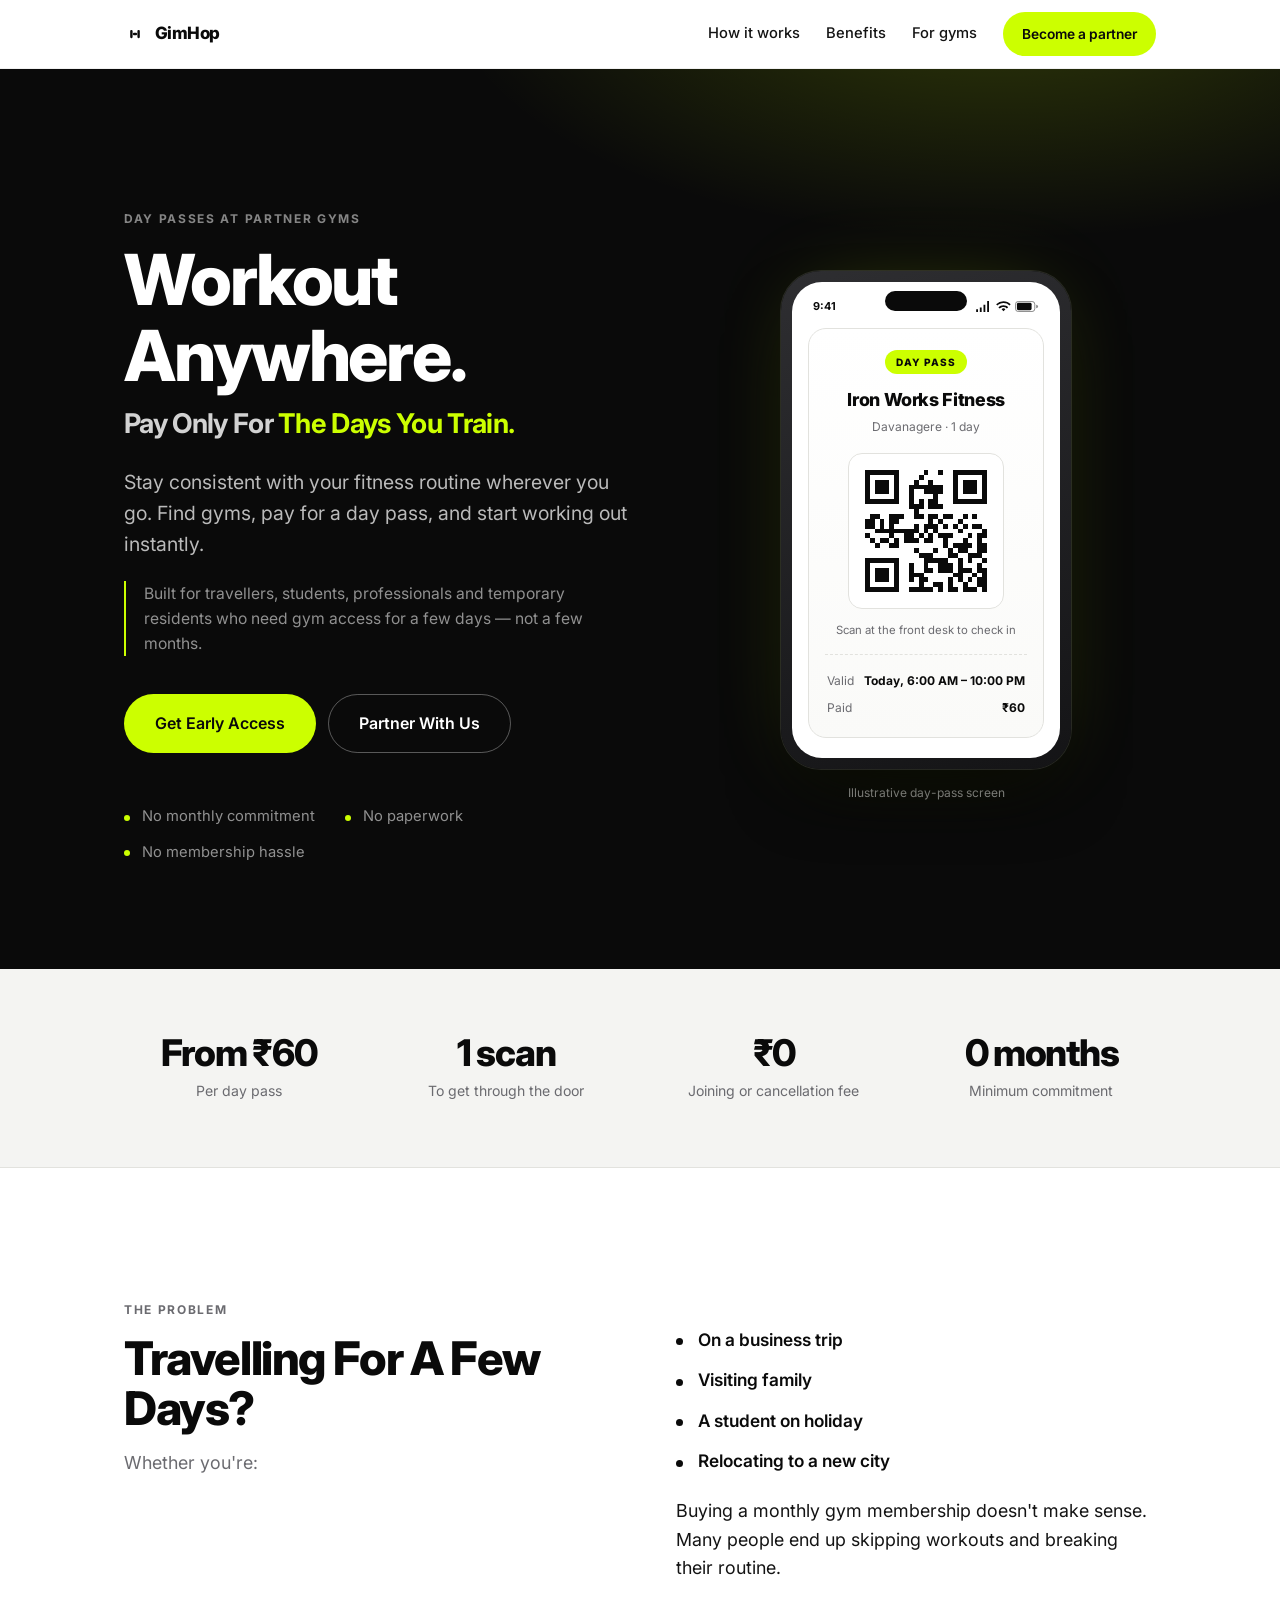
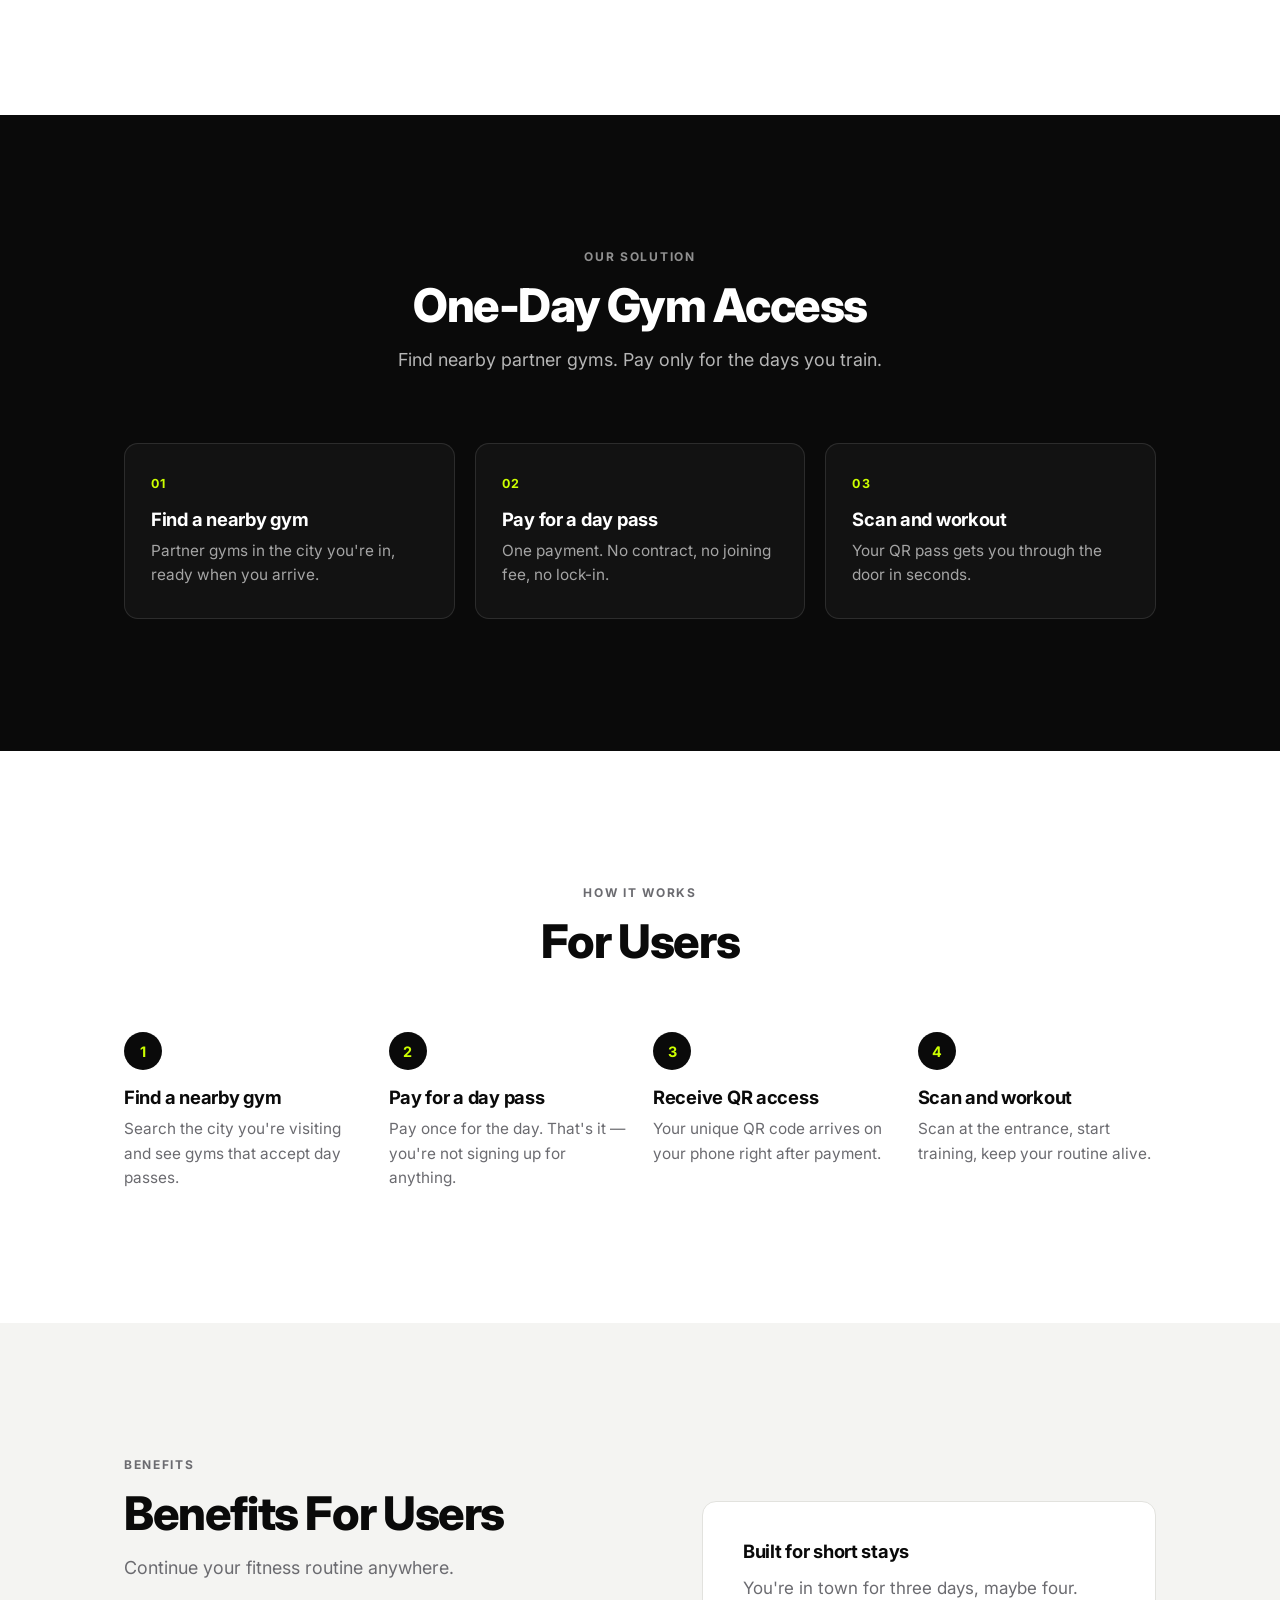
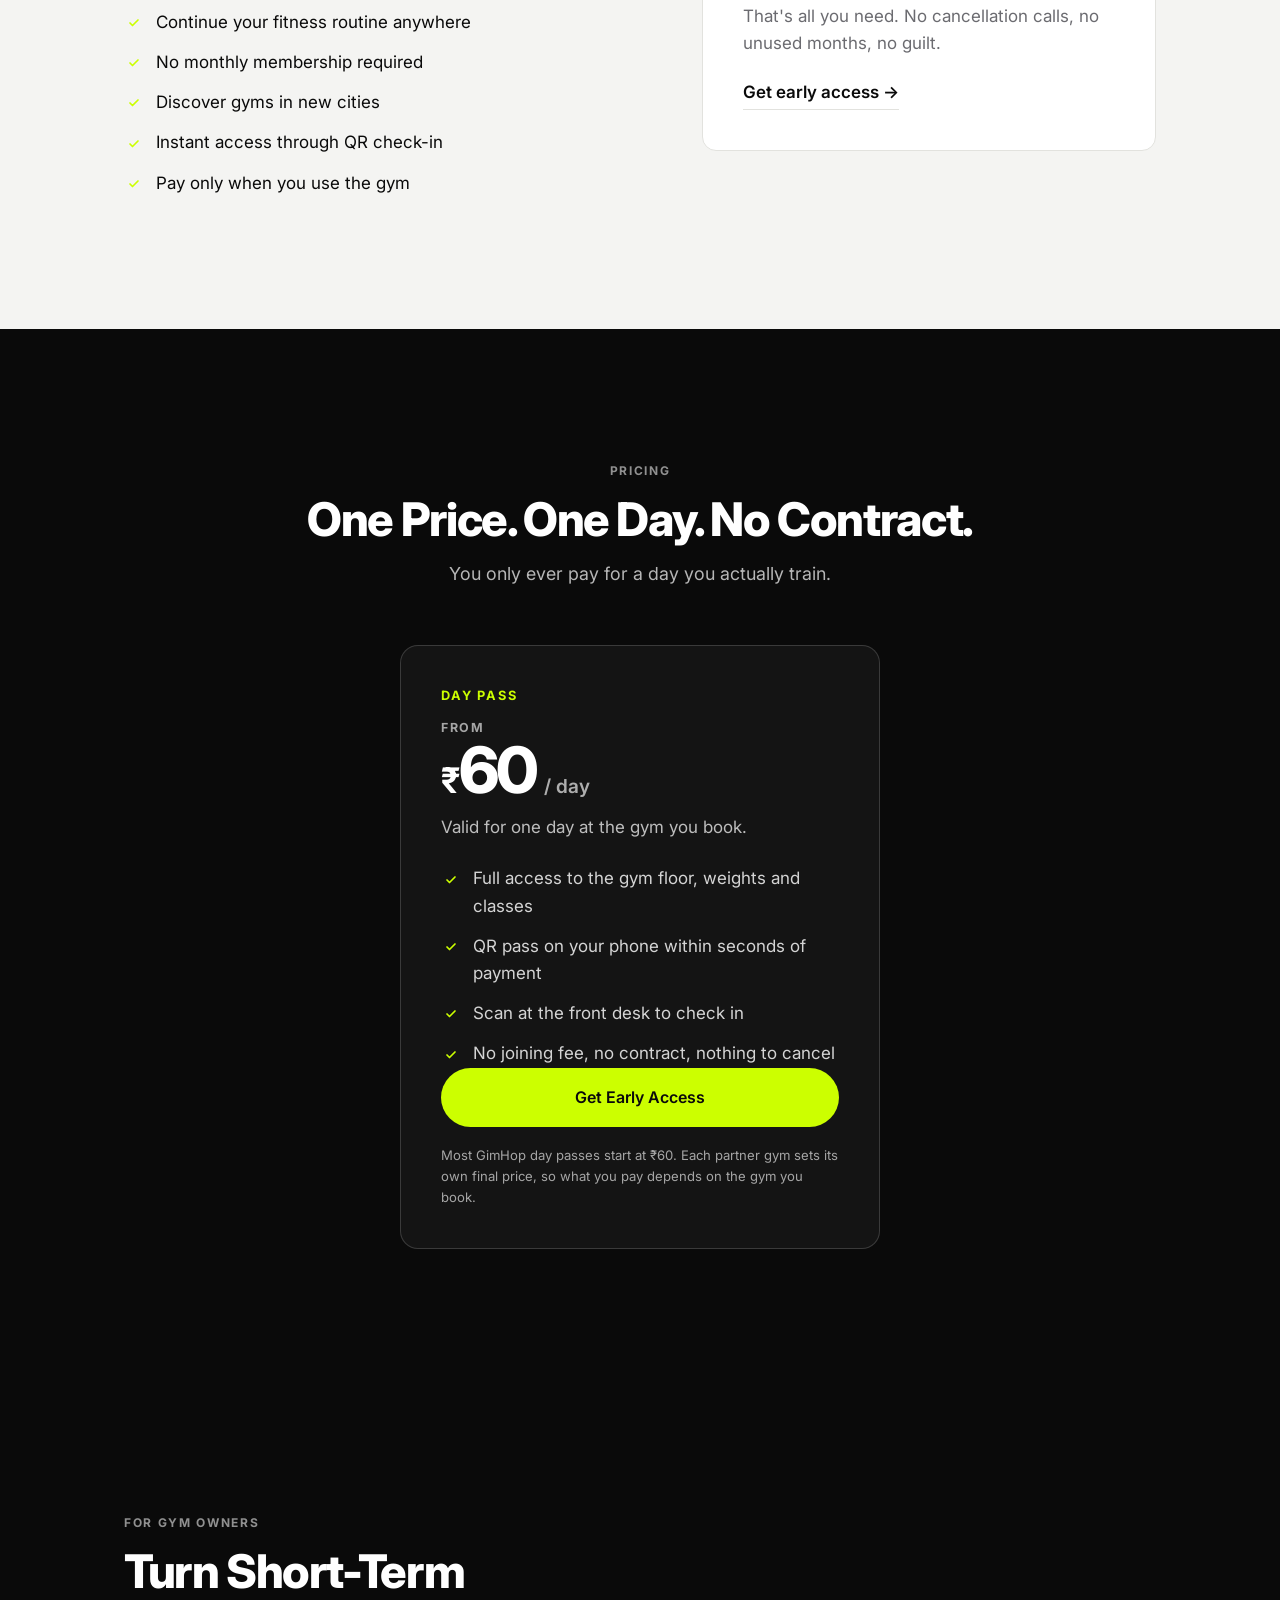
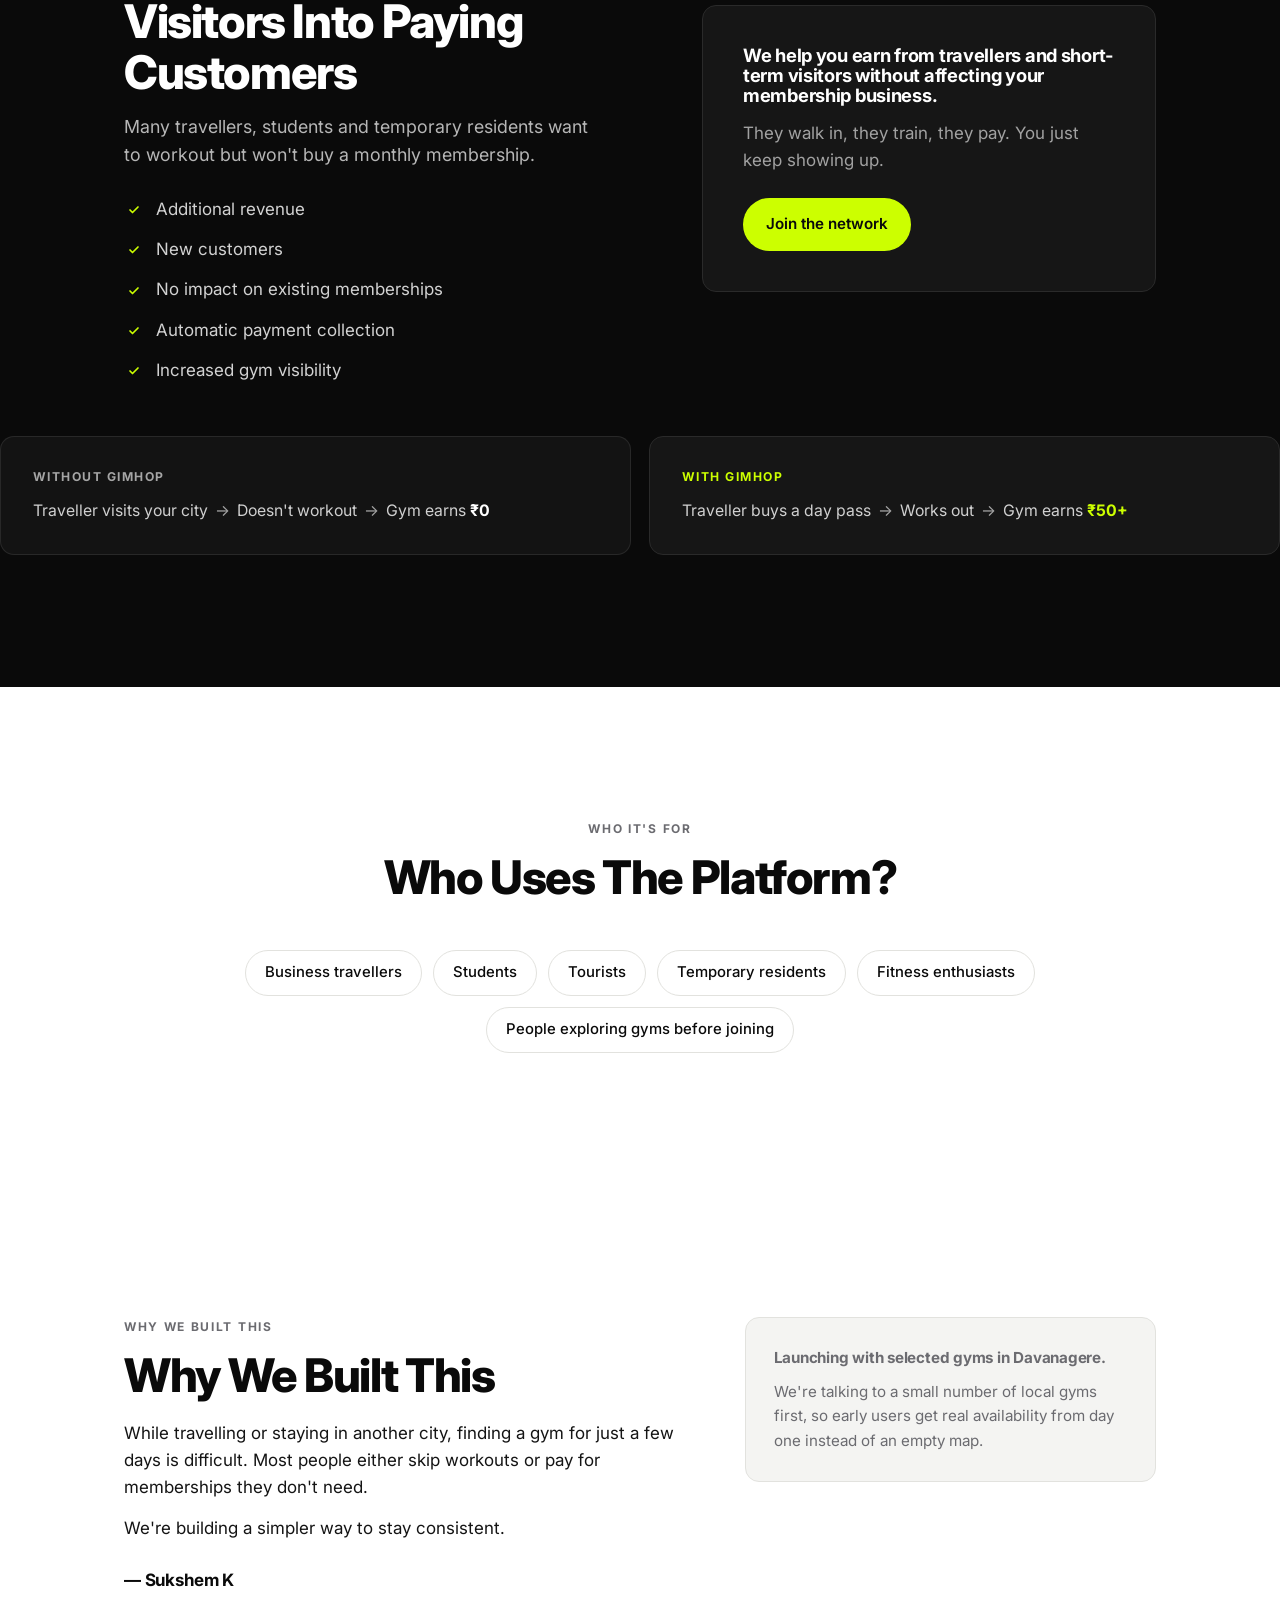
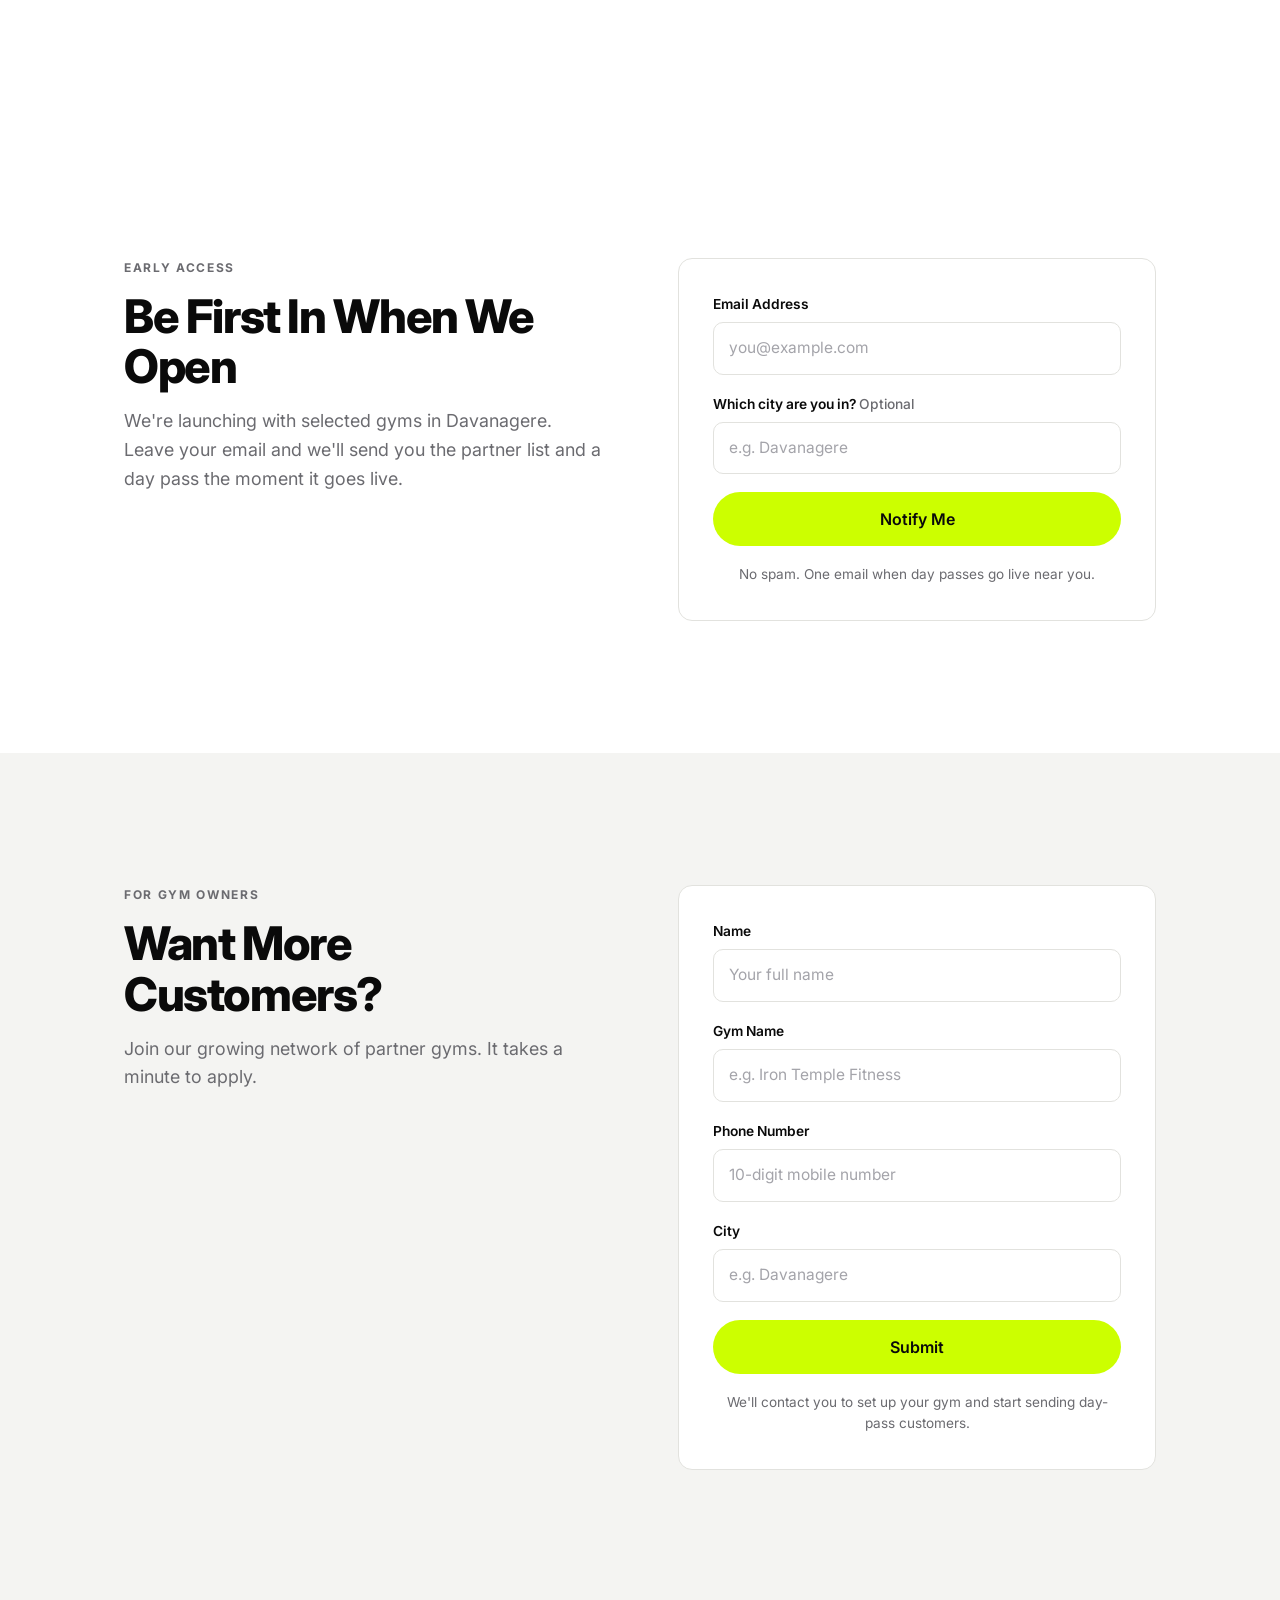
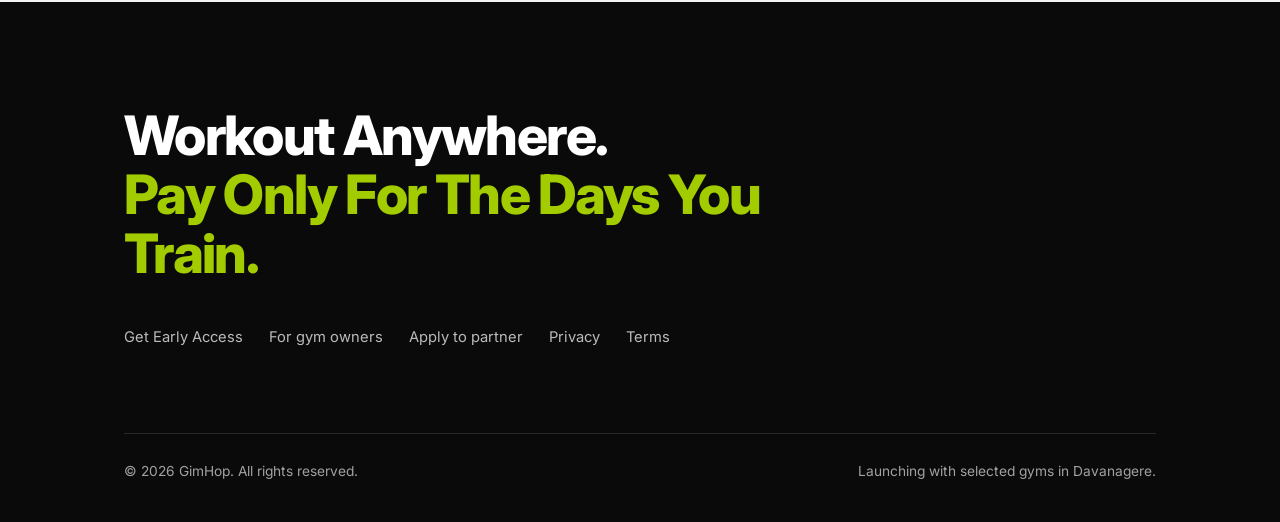
<file: index.html>
<!DOCTYPE html>
<html lang="en">
<head>
<meta charset="UTF-8">
<meta name="viewport" content="width=device-width, initial-scale=1">
<title>GimHop — Workout Anywhere. Pay Only For The Days You Train.</title>
<meta name="description" content="Find gyms near you, pay for a day pass and start working out instantly. No monthly membership, no paperwork.">
<link rel="canonical" href="https://brandsipdvg-glitch.github.io/gimhop/">

<meta property="og:type" content="website">
<meta property="og:site_name" content="GimHop">
<meta property="og:url" content="https://brandsipdvg-glitch.github.io/gimhop/">
<meta property="og:title" content="GimHop — Workout Anywhere. Pay Only For The Days You Train.">
<meta property="og:description" content="Gym day passes for travellers, students and temporary residents. Pay for the day you train, scan a QR code and get straight in.">
<meta property="og:image" content="https://brandsipdvg-glitch.github.io/gimhop/gimhop.png">
<meta property="og:image:width" content="1200">
<meta property="og:image:height" content="630">
<meta property="og:locale" content="en_IN">
<meta name="twitter:card" content="summary_large_image">
<meta name="twitter:title" content="GimHop — Workout Anywhere. Pay Only For The Days You Train.">
<meta name="twitter:description" content="Gym day passes for travellers, students and temporary residents. Pay for the day you train and get straight in.">
<meta name="twitter:image" content="https://brandsipdvg-glitch.github.io/gimhop/gimhop.png">
<meta name="theme-color" content="#0a0a0a">

<link rel="icon" href="gimhop.png" type="image/png">
<link rel="apple-touch-icon" href="https://brandsipdvg-glitch.github.io/gimhop/gimhop.png">
<link rel="preconnect" href="https://fonts.googleapis.com">
<link rel="preconnect" href="https://fonts.gstatic.com" crossorigin>
<link rel="stylesheet" href="https://fonts.googleapis.com/css2?family=Inter:wght@400;500;600;700;800&display=swap" rel="stylesheet">
<script>document.documentElement.className += " js";</script>
<link rel="stylesheet" href="styles.css">

<script type="application/ld+json">
{
  "@context": "https://schema.org",
  "@graph": [
    {
      "@type": "Organization",
      "@id": "https://brandsipdvg-glitch.github.io/gimhop/#org",
      "name": "GimHop",
      "url": "https://brandsipdvg-glitch.github.io/gimhop/",
      "logo": "https://brandsipdvg-glitch.github.io/gimhop/gimhop.png",
      "description": "Gym day passes for travellers, students and temporary residents.",
      "areaServed": { "@type": "City", "name": "Davanagere" },
      "founder": { "@type": "Person", "name": "Sukshem K" }
    },
    {
      "@type": "WebSite",
      "@id": "https://brandsipdvg-glitch.github.io/gimhop/#website",
      "url": "https://brandsipdvg-glitch.github.io/gimhop/",
      "name": "GimHop",
      "publisher": { "@id": "https://brandsipdvg-glitch.github.io/gimhop/#org" },
      "inLanguage": "en-IN"
    },
    {
      "@type": "Service",
      "name": "Gym Day Pass",
      "provider": { "@id": "https://brandsipdvg-glitch.github.io/gimhop/#org" },
      "serviceType": "Single-day gym access",
      "areaServed": { "@type": "City", "name": "Davanagere" },
      "audience": {
        "@type": "Audience",
        "audienceType": "Business travellers, students, tourists and temporary residents"
      }
    }
  ]
}
</script>
</head>
<body>

<a class="skip-link" href="#main">Skip to content</a>

<header class="site-header">
  <div class="container header-inner">
    <a class="logo" href="#top">
      <span class="logo-mark" aria-hidden="true">
        <svg viewBox="0 0 32 32" width="22" height="22"><rect x="9" y="10" width="3.5" height="12" rx="1.5" fill="currentColor"/><rect x="19.5" y="10" width="3.5" height="12" rx="1.5" fill="currentColor"/><rect x="13" y="14.2" width="6" height="3.6" rx="1.5" fill="currentColor"/></svg>
      </span>
      <span class="logo-text">GimHop</span>
    </a>

    <nav class="nav" id="nav" aria-label="Main">
      <a href="#how">How it works</a>
      <a href="#benefits">Benefits</a>
      <a href="for-gyms.html">For gyms</a>
      <a class="btn btn-small btn-primary" href="for-gyms.html#apply">Become a partner</a>
    </nav>

    <button class="nav-toggle" id="nav-toggle" aria-expanded="false" aria-controls="nav" aria-label="Toggle menu">
      <span></span><span></span><span></span>
    </button>
  </div>
</header>

<main id="main">

  <section class="hero" id="top">
    <div class="container hero-inner">
      <div class="hero-copy">
        <p class="eyebrow">Day passes at partner gyms</p>
        <h1 class="hero-title">Workout Anywhere.</h1>
        <p class="hero-tagline">
          Pay Only For <span class="accent">The Days You Train.</span>
        </p>
        <p class="hero-sub">
          Stay consistent with your fitness routine wherever you go.
          Find gyms, pay for a day pass, and start working out instantly.
        </p>
        <p class="hero-audience">
          Built for travellers, students, professionals and temporary residents
          who need gym access for a few days &mdash; not a few months.
        </p>
        <div class="hero-actions">
          <a class="btn btn-primary btn-lg" href="#waitlist">Get Early Access</a>
          <a class="btn btn-ghost btn-lg" href="for-gyms.html">Partner With Us</a>
        </div>
        <ul class="hero-points">
          <li>No monthly commitment</li>
          <li>No paperwork</li>
          <li>No membership hassle</li>
        </ul>
      </div>

      <figure class="hero-visual reveal">
        <div class="phone">
          <div class="phone-notch" aria-hidden="true"></div>
          <div class="phone-screen">
            <div class="phone-status" aria-hidden="true">
              <span>9:41</span>
              <span class="phone-status-icons">
                <svg viewBox="0 0 18 12" width="17" height="11" aria-hidden="true"><path fill="currentColor" d="M1 9h2v3H1zm4-2h2v5H5zm4-3h2v8H9zm4-4h2v12h-2z"/></svg>
                <svg viewBox="0 0 16 12" width="15" height="11" aria-hidden="true"><path fill="currentColor" d="M8 11.2 5.9 9a3 3 0 0 1 4.2 0zM8 6.6c-1.6 0-3.1.6-4.2 1.7L2.4 6.9A7.5 7.5 0 0 1 8 4.6c2 0 3.8.8 5.1 2.1l-1.4 1.4A5.6 5.6 0 0 0 8 6.6zM8 2.2c-2.6 0-5 1-6.8 2.7L0 3.5A11.2 11.2 0 0 1 8 .2c3 0 5.7 1.2 7.8 3.3l-1.2 1.4A9.2 9.2 0 0 0 8 2.2z"/></svg>
                <svg viewBox="0 0 26 12" width="24" height="11" aria-hidden="true"><rect x=".5" y=".5" width="21" height="11" rx="3" fill="none" stroke="currentColor" opacity=".5"/><rect x="2" y="2" width="16" height="8" rx="1.6" fill="currentColor"/><path d="M23 4v4a2 2 0 0 0 0-4z" fill="currentColor" opacity=".5"/></svg>
              </span>
            </div>

            <div class="pass">
              <span class="pass-eyebrow">Day pass</span>
              <p class="pass-gym">Iron Works Fitness</p>
              <p class="pass-meta">Davanagere &middot; 1 day</p>

              <div class="pass-qr"><svg viewBox="0 0 27 27" shape-rendering="crispEdges" aria-hidden="true"><path fill="currentColor" d="M1 1h1v1h-1zM2 1h1v1h-1zM3 1h1v1h-1zM4 1h1v1h-1zM5 1h1v1h-1zM6 1h1v1h-1zM7 1h1v1h-1zM13 1h1v1h-1zM16 1h1v1h-1zM19 1h1v1h-1zM20 1h1v1h-1zM21 1h1v1h-1zM22 1h1v1h-1zM23 1h1v1h-1zM24 1h1v1h-1zM25 1h1v1h-1zM1 2h1v1h-1zM7 2h1v1h-1zM12 2h1v1h-1zM19 2h1v1h-1zM25 2h1v1h-1zM1 3h1v1h-1zM3 3h1v1h-1zM4 3h1v1h-1zM5 3h1v1h-1zM7 3h1v1h-1zM11 3h1v1h-1zM14 3h1v1h-1zM19 3h1v1h-1zM21 3h1v1h-1zM22 3h1v1h-1zM23 3h1v1h-1zM25 3h1v1h-1zM1 4h1v1h-1zM3 4h1v1h-1zM4 4h1v1h-1zM5 4h1v1h-1zM7 4h1v1h-1zM10 4h1v1h-1zM11 4h1v1h-1zM12 4h1v1h-1zM13 4h1v1h-1zM14 4h1v1h-1zM15 4h1v1h-1zM16 4h1v1h-1zM19 4h1v1h-1zM21 4h1v1h-1zM22 4h1v1h-1zM23 4h1v1h-1zM25 4h1v1h-1zM1 5h1v1h-1zM3 5h1v1h-1zM4 5h1v1h-1zM5 5h1v1h-1zM7 5h1v1h-1zM10 5h1v1h-1zM13 5h1v1h-1zM14 5h1v1h-1zM15 5h1v1h-1zM16 5h1v1h-1zM19 5h1v1h-1zM21 5h1v1h-1zM22 5h1v1h-1zM23 5h1v1h-1zM25 5h1v1h-1zM1 6h1v1h-1zM7 6h1v1h-1zM10 6h1v1h-1zM15 6h1v1h-1zM19 6h1v1h-1zM25 6h1v1h-1zM1 7h1v1h-1zM2 7h1v1h-1zM3 7h1v1h-1zM4 7h1v1h-1zM5 7h1v1h-1zM6 7h1v1h-1zM7 7h1v1h-1zM10 7h1v1h-1zM12 7h1v1h-1zM14 7h1v1h-1zM15 7h1v1h-1zM19 7h1v1h-1zM20 7h1v1h-1zM21 7h1v1h-1zM22 7h1v1h-1zM23 7h1v1h-1zM24 7h1v1h-1zM25 7h1v1h-1zM10 8h1v1h-1zM11 8h1v1h-1zM12 8h1v1h-1zM14 8h1v1h-1zM15 8h1v1h-1zM16 8h1v1h-1zM11 9h1v1h-1zM2 10h1v1h-1zM3 10h1v1h-1zM6 10h1v1h-1zM7 10h1v1h-1zM8 10h1v1h-1zM11 10h1v1h-1zM12 10h1v1h-1zM14 10h1v1h-1zM15 10h1v1h-1zM17 10h1v1h-1zM18 10h1v1h-1zM21 10h1v1h-1zM23 10h1v1h-1zM1 11h1v1h-1zM2 11h1v1h-1zM4 11h1v1h-1zM6 11h1v1h-1zM7 11h1v1h-1zM14 11h1v1h-1zM16 11h1v1h-1zM20 11h1v1h-1zM1 12h1v1h-1zM2 12h1v1h-1zM4 12h1v1h-1zM6 12h1v1h-1zM11 12h1v1h-1zM13 12h1v1h-1zM14 12h1v1h-1zM15 12h1v1h-1zM17 12h1v1h-1zM19 12h1v1h-1zM21 12h1v1h-1zM23 12h1v1h-1zM24 12h1v1h-1zM3 13h1v1h-1zM4 13h1v1h-1zM5 13h1v1h-1zM6 13h1v1h-1zM7 13h1v1h-1zM8 13h1v1h-1zM9 13h1v1h-1zM10 13h1v1h-1zM11 13h1v1h-1zM13 13h1v1h-1zM15 13h1v1h-1zM20 13h1v1h-1zM25 13h1v1h-1zM1 14h1v1h-1zM6 14h1v1h-1zM9 14h1v1h-1zM10 14h1v1h-1zM12 14h1v1h-1zM14 14h1v1h-1zM16 14h1v1h-1zM17 14h1v1h-1zM18 14h1v1h-1zM22 14h1v1h-1zM24 14h1v1h-1zM25 14h1v1h-1zM2 15h1v1h-1zM4 15h1v1h-1zM5 15h1v1h-1zM7 15h1v1h-1zM9 15h1v1h-1zM10 15h1v1h-1zM11 15h1v1h-1zM13 15h1v1h-1zM14 15h1v1h-1zM17 15h1v1h-1zM21 15h1v1h-1zM24 15h1v1h-1zM3 16h1v1h-1zM6 16h1v1h-1zM7 16h1v1h-1zM17 16h1v1h-1zM19 16h1v1h-1zM20 16h1v1h-1zM21 16h1v1h-1zM22 16h1v1h-1zM24 16h1v1h-1zM25 16h1v1h-1zM11 17h1v1h-1zM15 17h1v1h-1zM18 17h1v1h-1zM20 17h1v1h-1zM21 17h1v1h-1zM24 17h1v1h-1zM25 17h1v1h-1zM12 18h1v1h-1zM13 18h1v1h-1zM14 18h1v1h-1zM18 18h1v1h-1zM19 18h1v1h-1zM22 18h1v1h-1zM23 18h1v1h-1zM24 18h1v1h-1zM1 19h1v1h-1zM2 19h1v1h-1zM3 19h1v1h-1zM4 19h1v1h-1zM5 19h1v1h-1zM6 19h1v1h-1zM7 19h1v1h-1zM13 19h1v1h-1zM14 19h1v1h-1zM15 19h1v1h-1zM16 19h1v1h-1zM17 19h1v1h-1zM20 19h1v1h-1zM22 19h1v1h-1zM25 19h1v1h-1zM1 20h1v1h-1zM7 20h1v1h-1zM10 20h1v1h-1zM13 20h1v1h-1zM16 20h1v1h-1zM17 20h1v1h-1zM18 20h1v1h-1zM20 20h1v1h-1zM24 20h1v1h-1zM1 21h1v1h-1zM3 21h1v1h-1zM4 21h1v1h-1zM5 21h1v1h-1zM7 21h1v1h-1zM10 21h1v1h-1zM13 21h1v1h-1zM14 21h1v1h-1zM16 21h1v1h-1zM17 21h1v1h-1zM18 21h1v1h-1zM20 21h1v1h-1zM21 21h1v1h-1zM22 21h1v1h-1zM24 21h1v1h-1zM25 21h1v1h-1zM1 22h1v1h-1zM3 22h1v1h-1zM4 22h1v1h-1zM5 22h1v1h-1zM7 22h1v1h-1zM10 22h1v1h-1zM11 22h1v1h-1zM12 22h1v1h-1zM19 22h1v1h-1zM20 22h1v1h-1zM23 22h1v1h-1zM25 22h1v1h-1zM1 23h1v1h-1zM3 23h1v1h-1zM4 23h1v1h-1zM5 23h1v1h-1zM7 23h1v1h-1zM10 23h1v1h-1zM12 23h1v1h-1zM13 23h1v1h-1zM18 23h1v1h-1zM20 23h1v1h-1zM22 23h1v1h-1zM24 23h1v1h-1zM25 23h1v1h-1zM1 24h1v1h-1zM7 24h1v1h-1zM12 24h1v1h-1zM15 24h1v1h-1zM16 24h1v1h-1zM18 24h1v1h-1zM21 24h1v1h-1zM24 24h1v1h-1zM25 24h1v1h-1zM1 25h1v1h-1zM2 25h1v1h-1zM3 25h1v1h-1zM4 25h1v1h-1zM5 25h1v1h-1zM6 25h1v1h-1zM7 25h1v1h-1zM10 25h1v1h-1zM11 25h1v1h-1zM12 25h1v1h-1zM13 25h1v1h-1zM14 25h1v1h-1zM16 25h1v1h-1zM18 25h1v1h-1zM19 25h1v1h-1zM21 25h1v1h-1zM22 25h1v1h-1zM23 25h1v1h-1zM25 25h1v1h-1z"/></svg></div>

              <p class="pass-hint">Scan at the front desk to check in</p>

              <div class="pass-rule"></div>
              <div class="pass-row">
                <span>Valid</span>
                <strong>Today, 6:00 AM &ndash; 10:00 PM</strong>
              </div>
              <div class="pass-row">
                <span>Paid</span>
                <strong>&#8377;60</strong>
              </div>
            </div>
          </div>
        </div>
        <figcaption class="mock-caption">Illustrative day-pass screen</figcaption>
      </figure>
    </div>
  </section>

  <section class="stats-band" aria-label="GimHop at a glance">
    <div class="container stats">
      <div class="stat reveal">
        <span class="stat-num">From &#8377;60</span>
        <span class="stat-label">Per day pass</span>
      </div>
      <div class="stat reveal">
        <span class="stat-num">1 scan</span>
        <span class="stat-label">To get through the door</span>
      </div>
      <div class="stat reveal">
        <span class="stat-num">&#8377;0</span>
        <span class="stat-label">Joining or cancellation fee</span>
      </div>
      <div class="stat reveal">
        <span class="stat-num">0 months</span>
        <span class="stat-label">Minimum commitment</span>
      </div>
    </div>
  </section>

  <section class="section" id="problem">
    <div class="container split">
      <div class="split-head reveal">
        <p class="eyebrow">The problem</p>
        <h2>Travelling For A Few Days?</h2>
        <p class="lede">Whether you're:</p>
      </div>
      <div class="reveal">
        <ul class="ticks ticks-plain">
          <li>On a business trip</li>
          <li>Visiting family</li>
          <li>A student on holiday</li>
          <li>Relocating to a new city</li>
        </ul>
        <p class="body-lg">
          Buying a monthly gym membership doesn't make sense.
          Many people end up skipping workouts and breaking their routine.
        </p>
      </div>
    </div>
  </section>

  <section class="section section-dark" id="solution">
    <div class="container">
      <div class="centered reveal">
        <p class="eyebrow">Our solution</p>
        <h2>One-Day Gym Access</h2>
        <p class="lede lede-light">Find nearby partner gyms. Pay only for the days you train.</p>
      </div>
      <div class="pillars">
        <div class="pillar reveal">
          <span class="pillar-num">01</span>
          <h3>Find a nearby gym</h3>
          <p>Partner gyms in the city you're in, ready when you arrive.</p>
        </div>
        <div class="pillar reveal">
          <span class="pillar-num">02</span>
          <h3>Pay for a day pass</h3>
          <p>One payment. No contract, no joining fee, no lock-in.</p>
        </div>
        <div class="pillar reveal">
          <span class="pillar-num">03</span>
          <h3>Scan and workout</h3>
          <p>Your QR pass gets you through the door in seconds.</p>
        </div>
      </div>
    </div>
  </section>

  <section class="section" id="how">
    <div class="container">
      <div class="centered reveal">
        <p class="eyebrow">How it works</p>
        <h2>For Users</h2>
      </div>
      <ol class="steps">
        <li class="step reveal">
          <span class="step-num">1</span>
          <h3>Find a nearby gym</h3>
          <p>Search the city you're visiting and see gyms that accept day passes.</p>
        </li>
        <li class="step reveal">
          <span class="step-num">2</span>
          <h3>Pay for a day pass</h3>
          <p>Pay once for the day. That's it — you're not signing up for anything.</p>
        </li>
        <li class="step reveal">
          <span class="step-num">3</span>
          <h3>Receive QR access</h3>
          <p>Your unique QR code arrives on your phone right after payment.</p>
        </li>
        <li class="step reveal">
          <span class="step-num">4</span>
          <h3>Scan and workout</h3>
          <p>Scan at the entrance, start training, keep your routine alive.</p>
        </li>
      </ol>
    </div>
  </section>

  <section class="section section-soft" id="benefits">
    <div class="container two-col">
      <div class="reveal">
        <p class="eyebrow">Benefits</p>
        <h2>Benefits For Users</h2>
        <p class="lede">Continue your fitness routine anywhere.</p>
        <ul class="ticks">
          <li>Continue your fitness routine anywhere</li>
          <li>No monthly membership required</li>
          <li>Discover gyms in new cities</li>
          <li>Instant access through QR check-in</li>
          <li>Pay only when you use the gym</li>
        </ul>
      </div>

      <div class="card-feature reveal">
        <h3>Built for short stays</h3>
        <p>
          You're in town for three days, maybe four. That's all you need.
          No cancellation calls, no unused months, no guilt.
        </p>
        <a class="link-arrow" href="#waitlist">Get early access &rarr;</a>
      </div>
    </div>
  </section>

  <section class="section section-dark" id="pricing">
    <div class="container">
      <div class="centered reveal">
        <p class="eyebrow">Pricing</p>
        <h2>One Price. One Day. No Contract.</h2>
        <p class="lede lede-light">You only ever pay for a day you actually train.</p>
      </div>

      <div class="price-wrap reveal">
        <div class="price-card">
          <p class="price-name">Day Pass</p>
          <p class="price-from">From</p>
          <p class="price-amount"><span class="price-cur">&#8377;</span>60<span class="price-unit">/ day</span></p>
          <p class="price-sub">Valid for one day at the gym you book.</p>
          <ul class="ticks ticks-light price-ticks">
            <li>Full access to the gym floor, weights and classes</li>
            <li>QR pass on your phone within seconds of payment</li>
            <li>Scan at the front desk to check in</li>
            <li>No joining fee, no contract, nothing to cancel</li>
          </ul>
          <a class="btn btn-primary btn-lg btn-block" href="#waitlist">Get Early Access</a>
          <p class="price-note">
            Most GimHop day passes start at &#8377;60. Each partner gym sets its own
            final price, so what you pay depends on the gym you book.
          </p>
        </div>
      </div>
    </div>
  </section>

  <section class="section section-dark" id="gym-benefits">
    <div class="container two-col">
      <div class="reveal">
        <p class="eyebrow">For gym owners</p>
        <h2>Turn Short-Term Visitors Into Paying Customers</h2>
        <p class="lede lede-light">
          Many travellers, students and temporary residents want to workout
          but won't buy a monthly membership.
        </p>
        <ul class="ticks ticks-light">
          <li>Additional revenue</li>
          <li>New customers</li>
          <li>No impact on existing memberships</li>
          <li>Automatic payment collection</li>
          <li>Increased gym visibility</li>
        </ul>
      </div>

      <div class="card-feature card-feature-accent reveal">
        <h3>We help you earn from travellers and short-term visitors without affecting your membership business.</h3>
        <p>They walk in, they train, they pay. You just keep showing up.</p>
        <a class="btn btn-primary" href="for-gyms.html#apply">Join the network</a>
      </div>
    </div>

    <div class="compare reveal">
      <div class="compare-col">
        <span class="compare-tag">Without GimHop</span>
        <p class="compare-flow">Traveller visits your city <span class="arrow">&rarr;</span> Doesn't workout <span class="arrow">&rarr;</span> Gym earns <strong>&#8377;0</strong></p>
      </div>
      <div class="compare-col compare-col-accent">
        <span class="compare-tag">With GimHop</span>
        <p class="compare-flow">Traveller buys a day pass <span class="arrow">&rarr;</span> Works out <span class="arrow">&rarr;</span> Gym earns <strong>&#8377;50+</strong></p>
      </div>
    </div>
  </section>

  <section class="section" id="who">
    <div class="container centered">
      <div class="reveal">
        <p class="eyebrow">Who it's for</p>
        <h2>Who Uses The Platform?</h2>
      </div>
      <div class="tags reveal">
        <span class="tag">Business travellers</span>
        <span class="tag">Students</span>
        <span class="tag">Tourists</span>
        <span class="tag">Temporary residents</span>
        <span class="tag">Fitness enthusiasts</span>
        <span class="tag">People exploring gyms before joining</span>
      </div>
    </div>
  </section>

  <section class="section" id="founder">
    <div class="container founder-wrap">
      <div class="reveal">
        <p class="eyebrow">Why we built this</p>
        <h2>Why We Built This</h2>
        <div class="founder-copy">
          <p>
            While travelling or staying in another city, finding a gym for just
            a few days is difficult. Most people either skip workouts or pay for
            memberships they don't need.
          </p>
          <p>
            We're building a simpler way to stay consistent.
          </p>
        </div>
        <p class="founder-sign">&mdash; Sukshem K</p>
      </div>
      <aside class="founder-note reveal">
        <p class="founder-note-lead">Launching with selected gyms in Davanagere.</p>
        <p>
          We're talking to a small number of local gyms first, so early users get
          real availability from day one instead of an empty map.
        </p>
      </aside>
    </div>
  </section>

  <section class="section" id="waitlist">
    <div class="container form-wrap">
      <div class="reveal">
        <p class="eyebrow">Early access</p>
        <h2>Be First In When We Open</h2>
        <p class="lede">
          We're launching with selected gyms in Davanagere. Leave your email and
          we'll send you the partner list and a day pass the moment it goes live.
        </p>
      </div>

      <form class="form reveal" id="waitlist-form" data-form="waitlist" novalidate>
        <div class="field">
          <label for="wait-email">Email Address</label>
          <input type="email" id="wait-email" name="email" placeholder="you@example.com" autocomplete="email" required>
          <span class="error"></span>
        </div>

        <div class="field">
          <label for="wait-city">Which city are you in? <span class="optional">Optional</span></label>
          <input type="text" id="wait-city" name="city" placeholder="e.g. Davanagere" autocomplete="address-level2">
          <span class="error"></span>
        </div>

        <div class="hp" aria-hidden="true">
          <label for="wait-hp">Leave this field empty</label>
          <input type="text" id="wait-hp" name="_gotcha" tabindex="-1" autocomplete="off">
        </div>

        <button class="btn btn-primary btn-lg btn-block" type="submit">Notify Me</button>
        <p class="form-note">No spam. One email when day passes go live near you.</p>
        <p class="form-status" data-status role="status" aria-live="polite" tabindex="-1" hidden></p>
      </form>
    </div>
  </section>

  <section class="section section-soft" id="gym-owners">
    <div class="container form-wrap">
      <div class="reveal">
        <p class="eyebrow">For gym owners</p>
        <h2>Want More Customers?</h2>
        <p class="lede">
          Join our growing network of partner gyms. It takes a minute to apply.
        </p>
      </div>

      <form class="form reveal" id="partner-form" data-form="partner" novalidate>
        <div class="field">
          <label for="name">Name</label>
          <input type="text" id="name" name="name" placeholder="Your full name" autocomplete="name" required>
          <span class="error"></span>
        </div>

        <div class="field">
          <label for="gym">Gym Name</label>
          <input type="text" id="gym" name="gym" placeholder="e.g. Iron Temple Fitness" autocomplete="organization" required>
          <span class="error"></span>
        </div>

        <div class="field">
          <label for="phone">Phone Number</label>
          <input type="tel" id="phone" name="phone" placeholder="10-digit mobile number" autocomplete="tel" inputmode="numeric" required>
          <span class="error"></span>
        </div>

        <div class="field">
          <label for="city">City</label>
          <input type="text" id="city" name="city" placeholder="e.g. Davanagere" autocomplete="address-level2" required>
          <span class="error"></span>
        </div>

        <div class="hp" aria-hidden="true">
          <label for="partner-hp">Leave this field empty</label>
          <input type="text" id="partner-hp" name="_gotcha" tabindex="-1" autocomplete="off">
        </div>

        <button class="btn btn-primary btn-lg btn-block" type="submit">Submit</button>

        <p class="form-note">
          We'll contact you to set up your gym and start sending day-pass customers.
        </p>

        <p class="form-status" data-status role="status" aria-live="polite" tabindex="-1" hidden></p>
      </form>
    </div>
  </section>

</main>

<footer class="site-footer">
  <div class="container">
    <p class="footer-tagline">
      Workout Anywhere.<br>
      <span class="accent">Pay Only For The Days You Train.</span>
    </p>

    <nav class="footer-nav" aria-label="Footer">
      <a href="#waitlist">Get Early Access</a>
      <a href="for-gyms.html">For gym owners</a>
      <a href="for-gyms.html#apply">Apply to partner</a>
      <a href="privacy.html">Privacy</a>
      <a href="terms.html">Terms</a>
    </nav>

    <div class="footer-bottom">
      <p>&copy; <span id="year">2026</span> GimHop. All rights reserved.</p>
      <p>Launching with selected gyms in Davanagere.</p>
    </div>
  </div>
</footer>

<script src="script.js"></script>
</body>
</html>
</file>
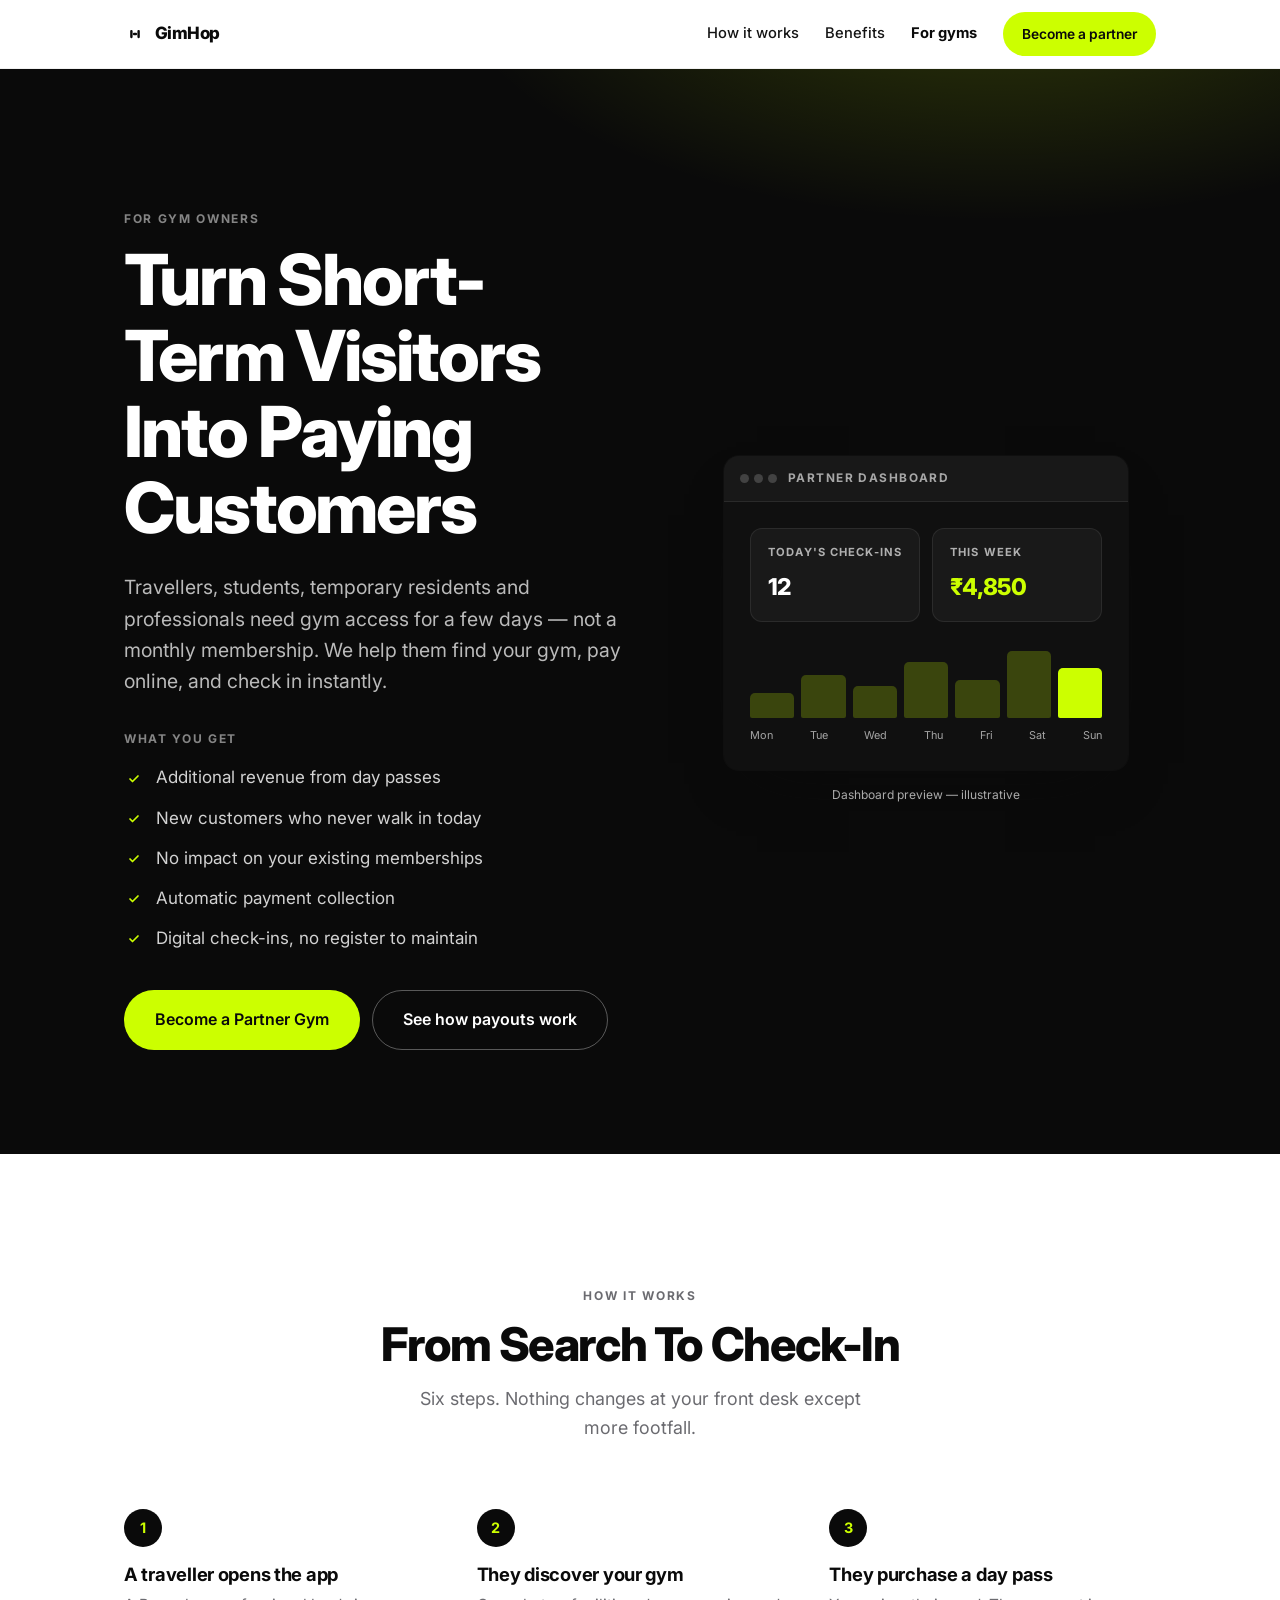
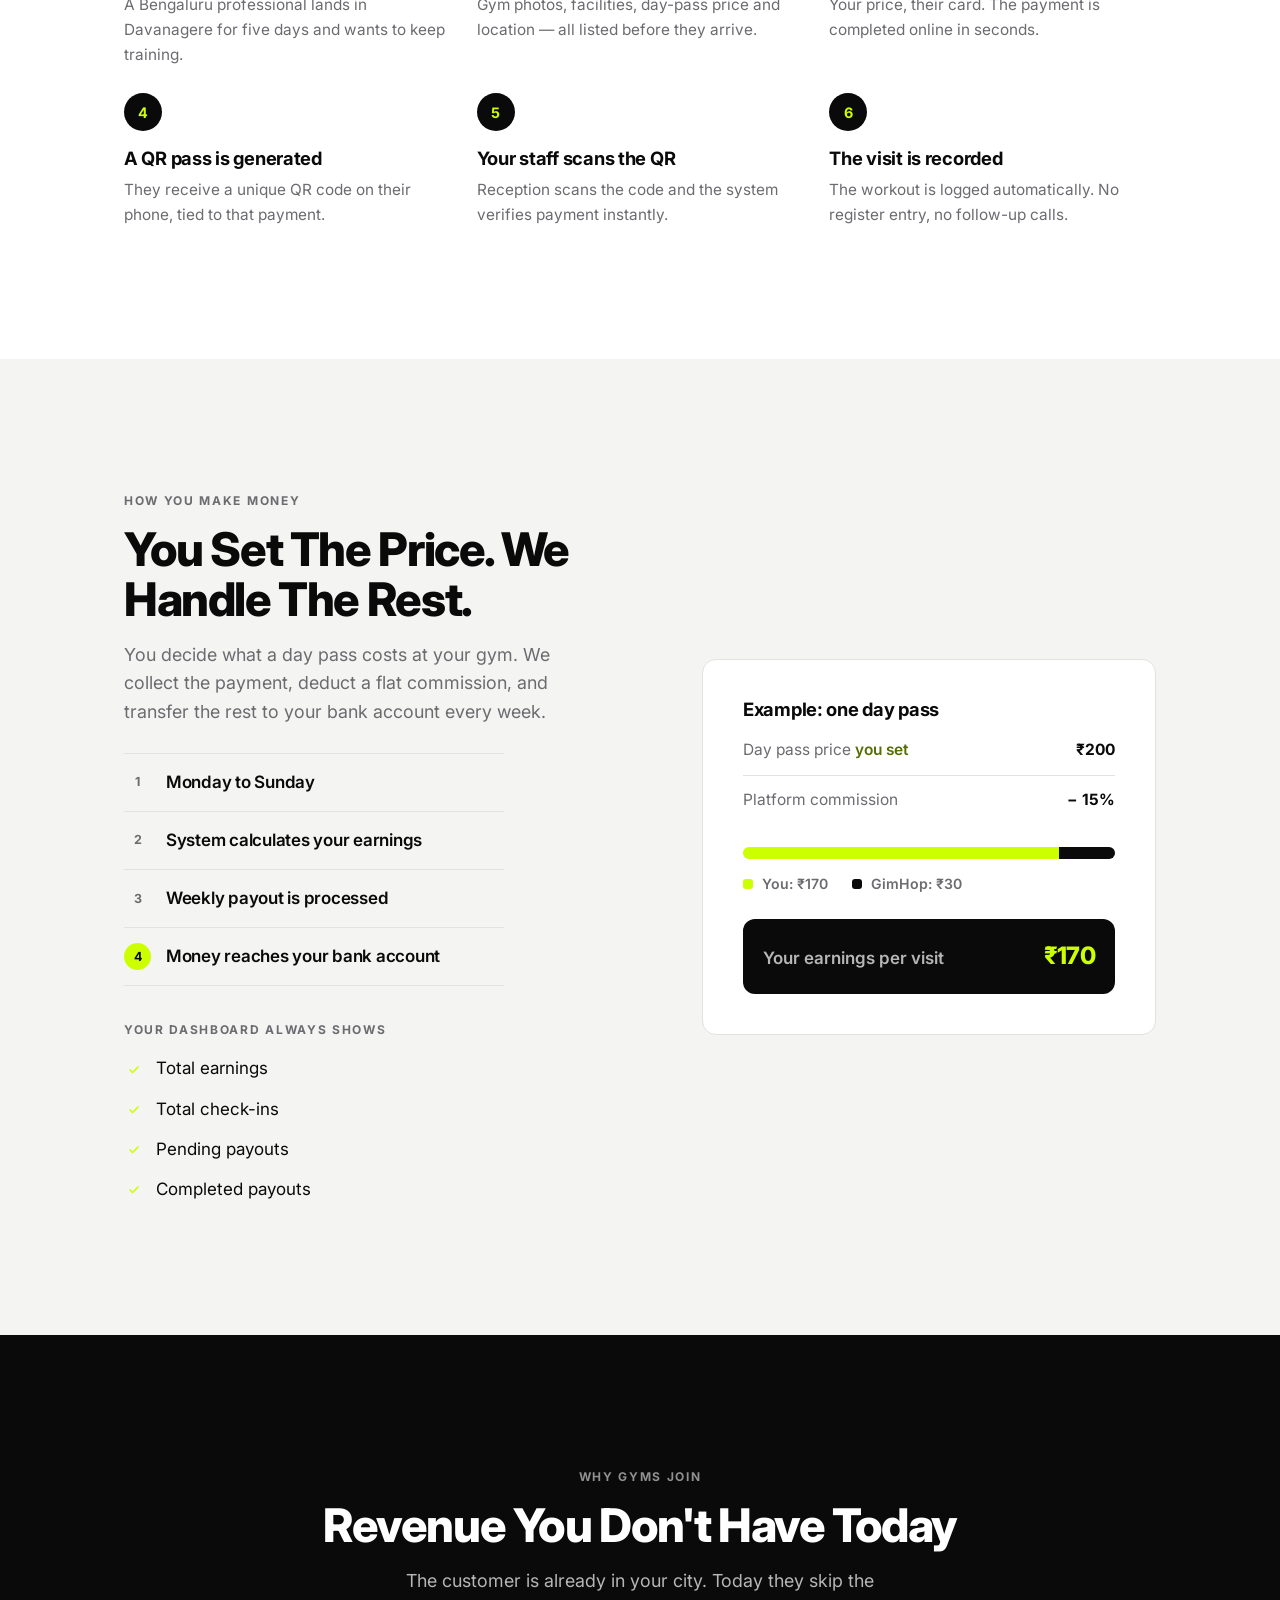
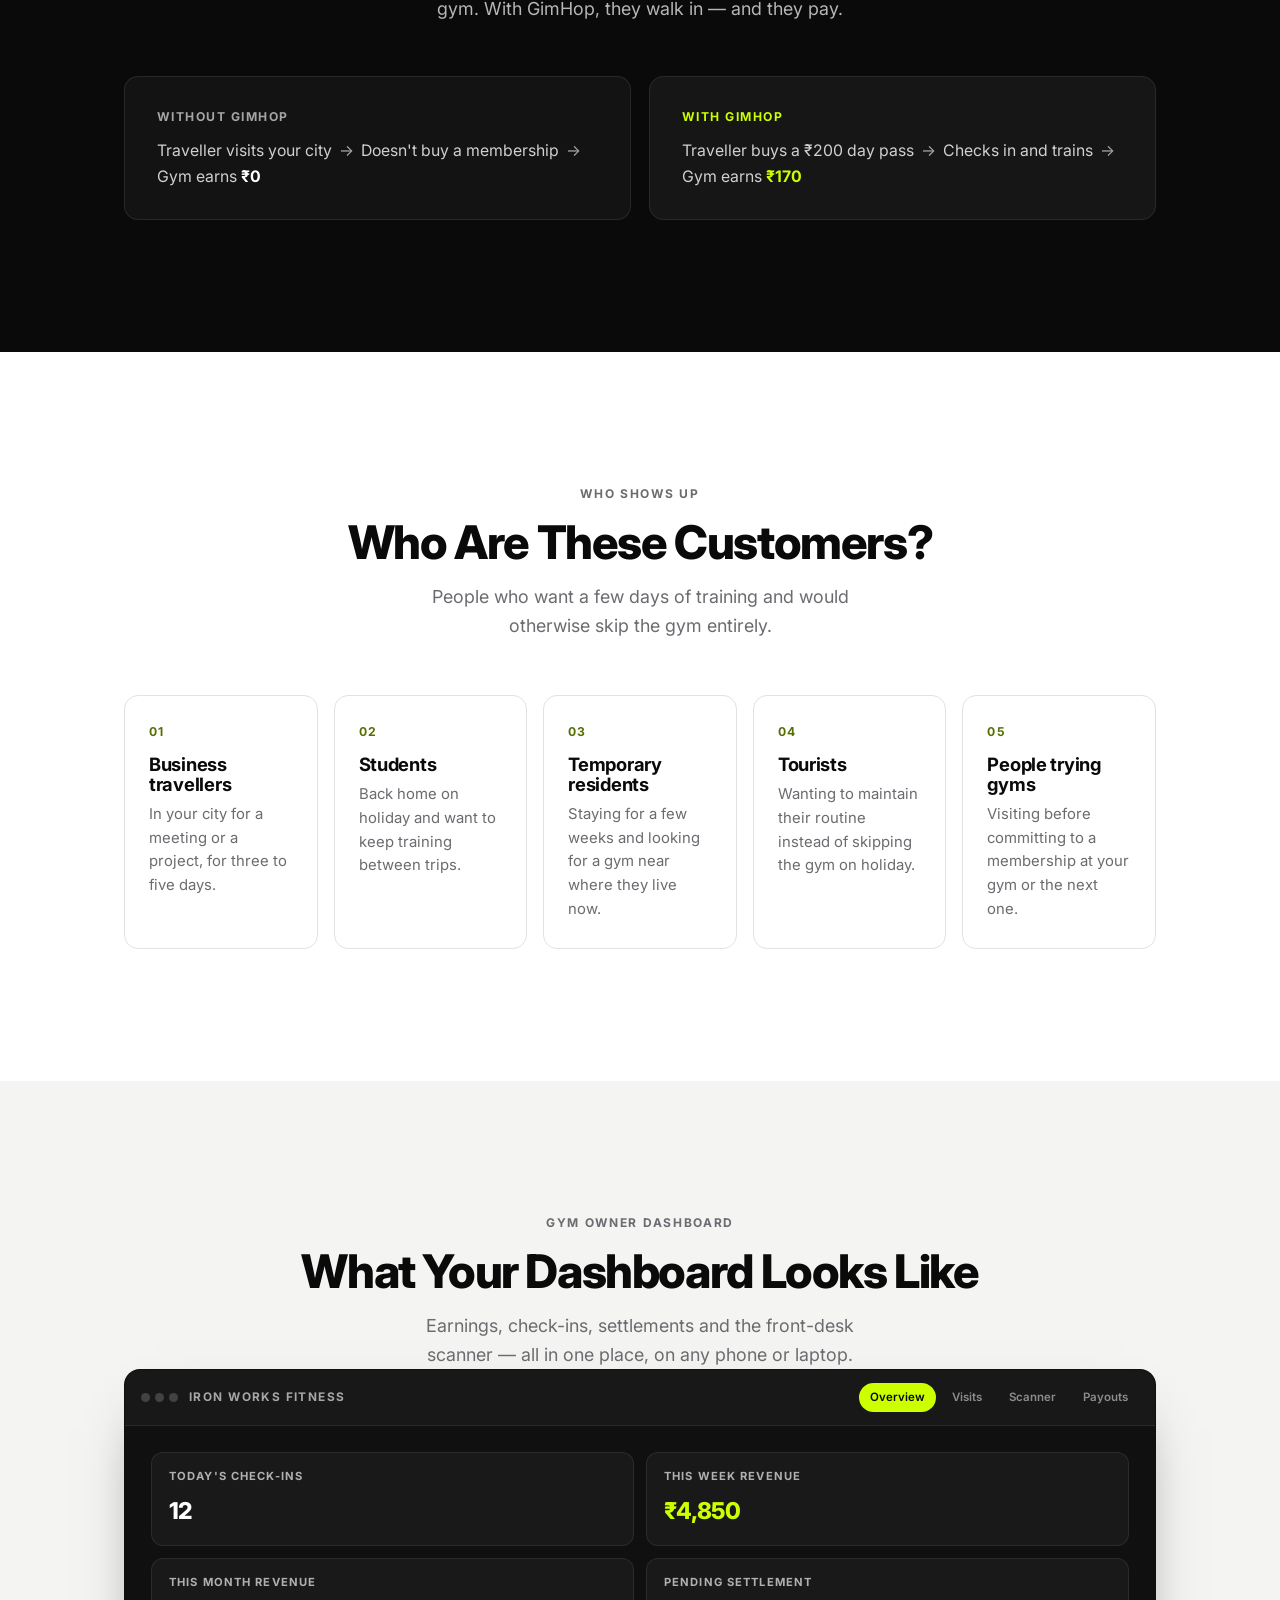
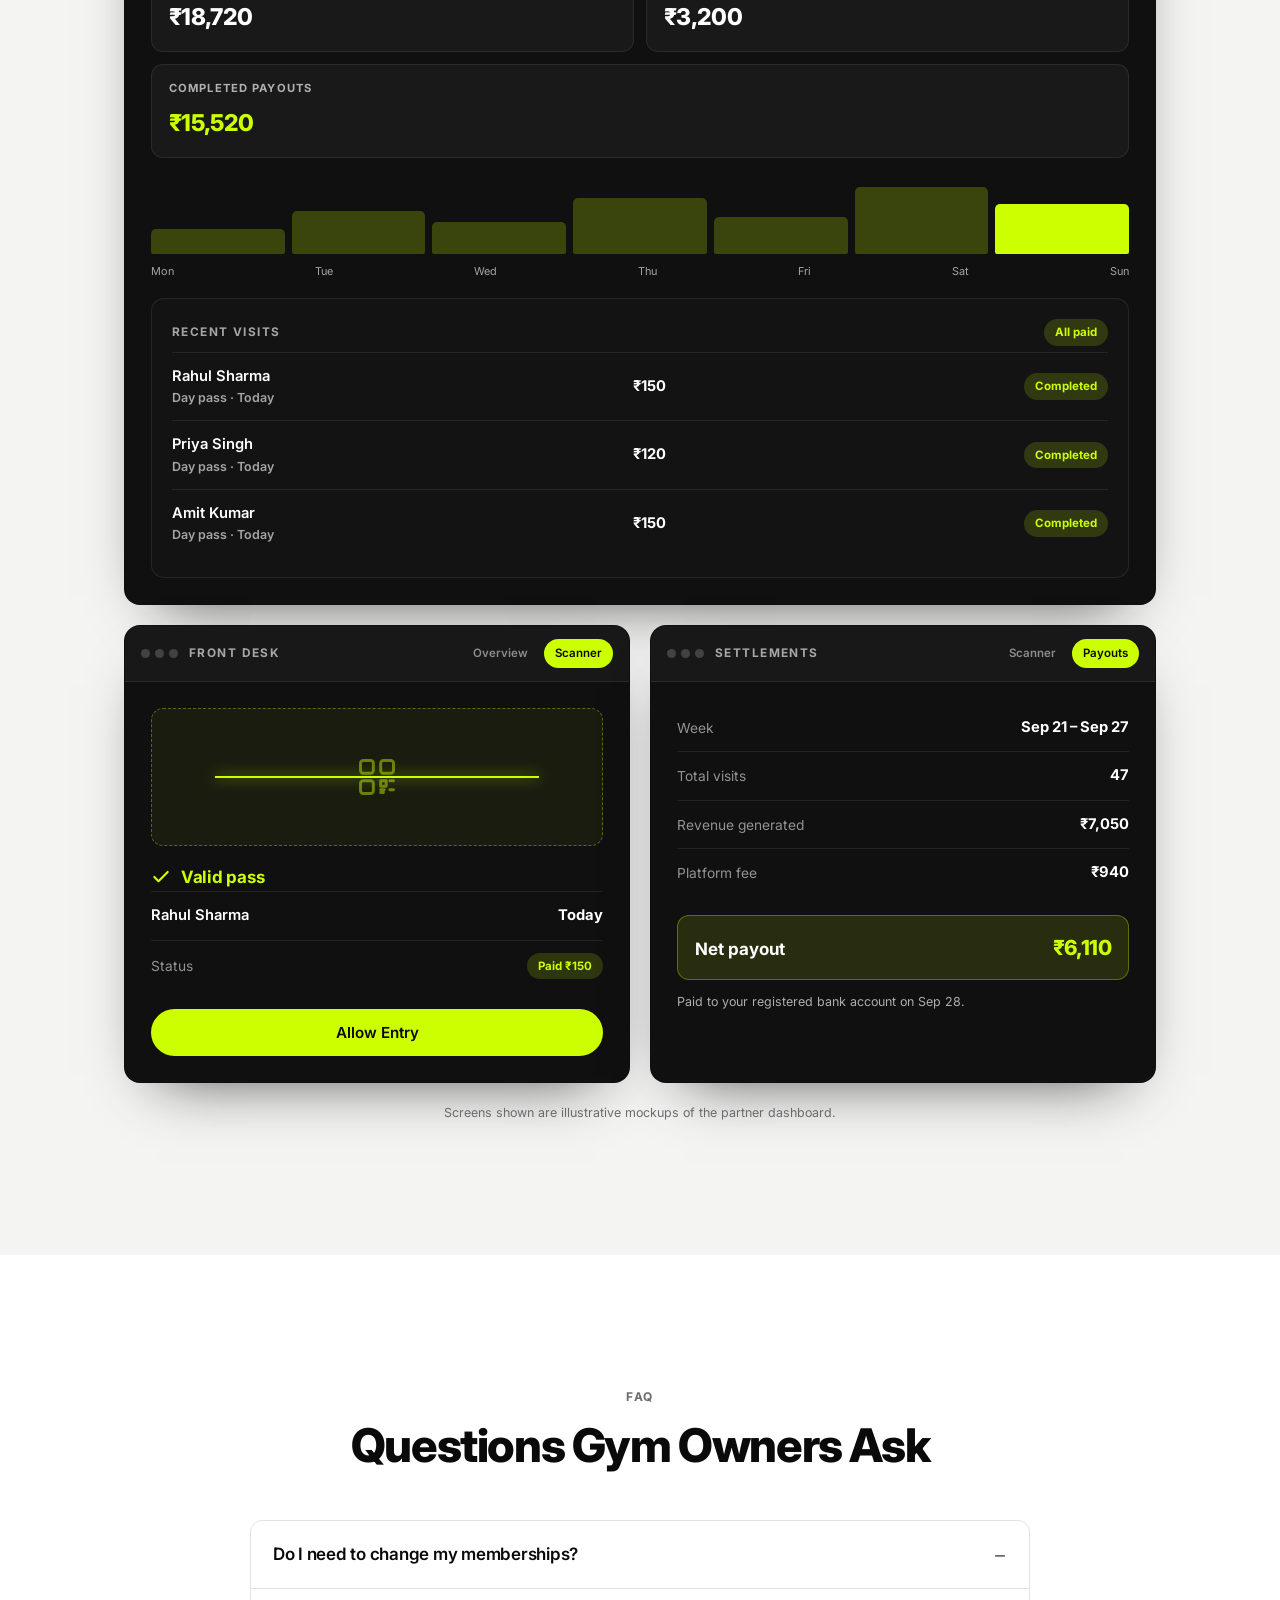
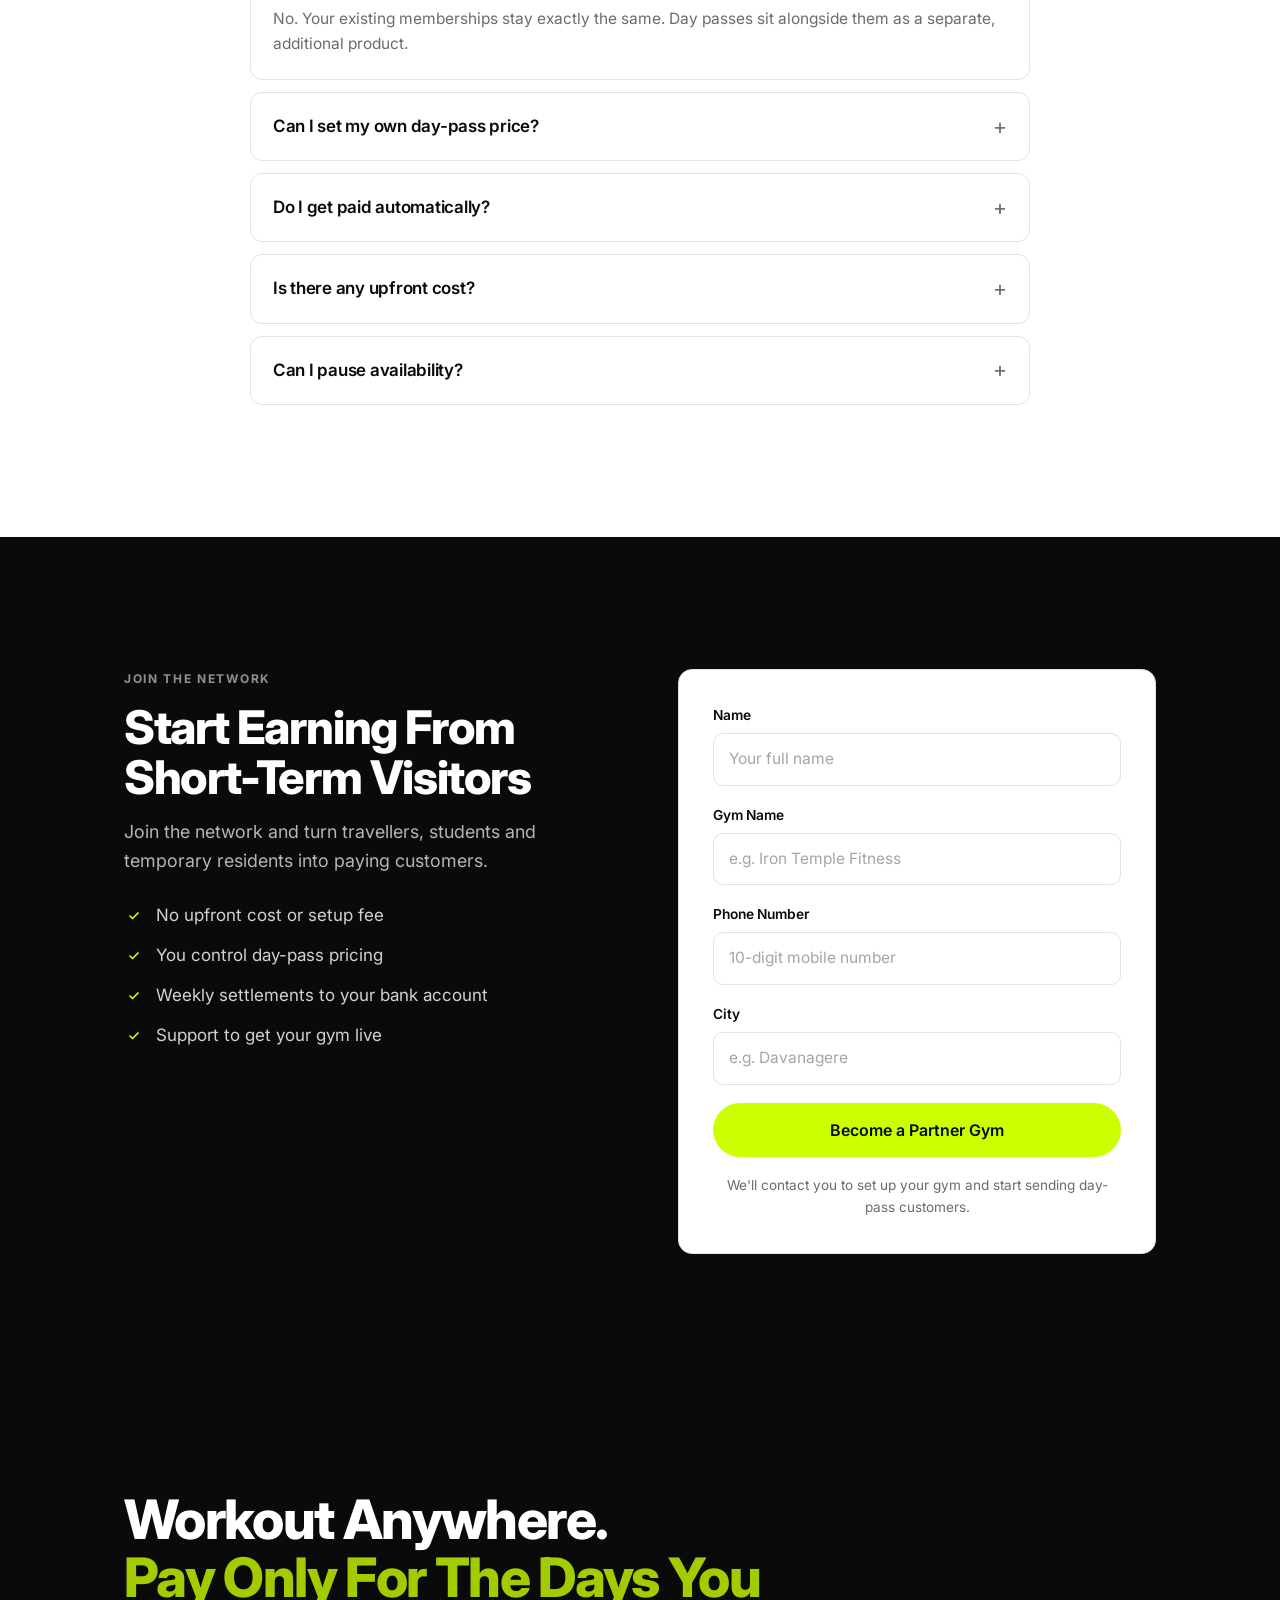
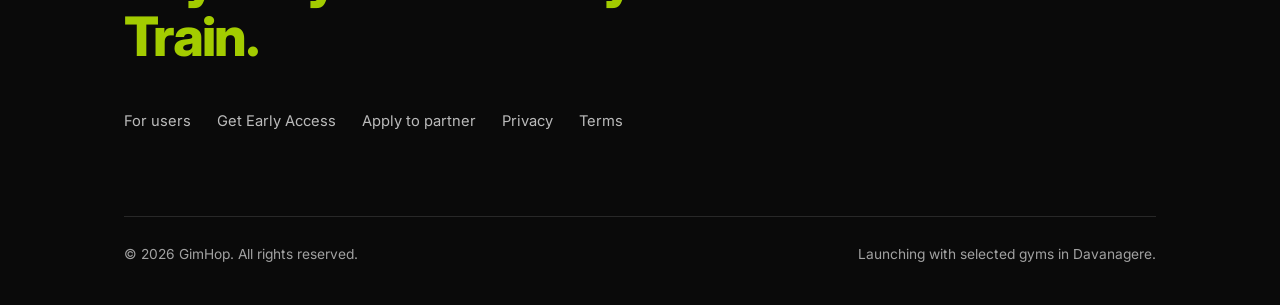
<file: for-gyms.html>
<!DOCTYPE html>
<html lang="en">
<head>
<meta charset="UTF-8">
<meta name="viewport" content="width=device-width, initial-scale=1">
<title>For Gym Owners — GimHop</title>
<meta name="description" content="Turn short-term visitors into paying customers. GimHop day passes bring travellers, students and temporary residents to your gym. No upfront cost, automatic weekly payouts, simple dashboard.">
<link rel="canonical" href="https://brandsipdvg-glitch.github.io/gimhop/for-gyms.html">

<meta property="og:type" content="website">
<meta property="og:site_name" content="GimHop">
<meta property="og:url" content="https://brandsipdvg-glitch.github.io/gimhop/for-gyms.html">
<meta property="og:title" content="For Gym Owners — GimHop">
<meta property="og:description" content="Earn from travellers, students and temporary residents without touching your membership business. No upfront cost, automatic weekly payouts.">
<meta property="og:image" content="https://brandsipdvg-glitch.github.io/gimhop/gimhop.png">
<meta property="og:image:width" content="1200">
<meta property="og:image:height" content="630">
<meta property="og:locale" content="en_IN">
<meta name="twitter:card" content="summary_large_image">
<meta name="twitter:title" content="For Gym Owners — GimHop">
<meta name="twitter:description" content="Earn from travellers, students and temporary residents without touching your membership business.">
<meta name="twitter:image" content="https://brandsipdvg-glitch.github.io/gimhop/gimhop.png">
<meta name="theme-color" content="#0a0a0a">

<link rel="icon" href="data:image/svg+xml,<svg xmlns='http://www.w3.org/2000/svg' viewBox='0 0 32 32'><rect width='32' height='32' rx='8' fill='%230A0A0A'/><rect x='9' y='10' width='3.5' height='12' rx='1.5' fill='%23CCFF00'/><rect x='19.5' y='10' width='3.5' height='12' rx='1.5' fill='%23CCFF00'/><rect x='13' y='14.2' width='6' height='3.6' rx='1.5' fill='%23CCFF00'/></svg>">
<link rel="apple-touch-icon" href="https://brandsipdvg-glitch.github.io/gimhop/gimhop.png">
<link rel="preconnect" href="https://fonts.googleapis.com">
<link rel="preconnect" href="https://fonts.gstatic.com" crossorigin>
<link rel="stylesheet" href="https://fonts.googleapis.com/css2?family=Inter:wght@400;500;600;700;800&display=swap" rel="stylesheet">
<script>document.documentElement.className += " js";</script>
<link rel="stylesheet" href="styles.css">

<script type="application/ld+json">
{
  "@context": "https://schema.org",
  "@type": "FAQPage",
  "mainEntity": [
    {
      "@type": "Question",
      "name": "Do I need to change my memberships?",
      "acceptedAnswer": {
        "@type": "Answer",
        "text": "No. Your existing memberships stay exactly the same. Day passes sit alongside them as a separate, additional product."
      }
    },
    {
      "@type": "Question",
      "name": "Can I set my own day-pass price?",
      "acceptedAnswer": {
        "@type": "Answer",
        "text": "Yes. You decide what users pay. You can change your price at any time from the dashboard."
      }
    },
    {
      "@type": "Question",
      "name": "Do I get paid automatically?",
      "acceptedAnswer": {
        "@type": "Answer",
        "text": "Yes. Settlements are calculated every Monday to Sunday week and transferred directly to your bank account, without you chasing anyone."
      }
    },
    {
      "@type": "Question",
      "name": "Is there any upfront cost?",
      "acceptedAnswer": {
        "@type": "Answer",
        "text": "No. There is no joining fee or monthly charge. Commission is only deducted when a customer actually buys a pass and visits."
      }
    },
    {
      "@type": "Question",
      "name": "Can I pause availability?",
      "acceptedAnswer": {
        "@type": "Answer",
        "text": "Yes. Turn day passes on or off and control availability whenever you want, for example during maintenance hours or peak seasons."
      }
    }
  ]
}
</script>
</head>
<body>

<a class="skip-link" href="#main">Skip to content</a>

<header class="site-header">
  <div class="container header-inner">
    <a class="logo" href="index.html">
      <span class="logo-mark" aria-hidden="true">
        <svg viewBox="0 0 32 32" width="22" height="22"><rect x="9" y="10" width="3.5" height="12" rx="1.5" fill="currentColor"/><rect x="19.5" y="10" width="3.5" height="12" rx="1.5" fill="currentColor"/><rect x="13" y="14.2" width="6" height="3.6" rx="1.5" fill="currentColor"/></svg>
      </span>
      <span class="logo-text">GimHop</span>
    </a>

    <nav class="nav" id="nav" aria-label="Main">
      <a href="index.html#how">How it works</a>
      <a href="index.html#benefits">Benefits</a>
      <a href="for-gyms.html" aria-current="page">For gyms</a>
      <a class="btn btn-small btn-primary" href="#apply">Become a partner</a>
    </nav>

    <button class="nav-toggle" id="nav-toggle" aria-expanded="false" aria-controls="nav" aria-label="Toggle menu">
      <span></span><span></span><span></span>
    </button>
  </div>
</header>

<main id="main">

  <section class="hero" id="top">
    <div class="container hero-inner">
      <div class="hero-copy">
        <p class="eyebrow">For gym owners</p>
        <h1 class="hero-title hero-title-wide">Turn Short-Term Visitors Into Paying Customers</h1>
        <p class="hero-sub">
          Travellers, students, temporary residents and professionals need gym access
          for a few days &mdash; not a monthly membership. We help them find your gym,
          pay online, and check in instantly.
        </p>

        <p class="mini-label">What you get</p>
        <ul class="ticks ticks-light">
          <li>Additional revenue from day passes</li>
          <li>New customers who never walk in today</li>
          <li>No impact on your existing memberships</li>
          <li>Automatic payment collection</li>
          <li>Digital check-ins, no register to maintain</li>
        </ul>

        <div class="hero-actions">
          <a class="btn btn-primary btn-lg" href="#apply">Become a Partner Gym</a>
          <a class="btn btn-ghost btn-lg" href="#payments">See how payouts work</a>
        </div>
      </div>

      <figure class="hero-visual reveal">
        <div class="dash">
          <div class="dash-bar">
            <span class="dash-dots" aria-hidden="true"><span></span><span></span><span></span></span>
            <span class="dash-title">Partner dashboard</span>
          </div>
          <div class="dash-body">
            <div class="dash-stats">
              <div class="dash-stat">
                <span class="dash-stat-label">Today's check-ins</span>
                <span class="dash-stat-value">12</span>
              </div>
              <div class="dash-stat">
                <span class="dash-stat-label">This week</span>
                <span class="dash-stat-value is-accent">&#8377;4,850</span>
              </div>
            </div>
            <div class="dash-bars" aria-hidden="true">
              <span style="height: 32%"></span>
              <span style="height: 55%"></span>
              <span style="height: 41%"></span>
              <span style="height: 72%"></span>
              <span style="height: 48%"></span>
              <span style="height: 86%"></span>
              <span style="height: 64%"></span>
            </div>
            <div class="dash-axis" aria-hidden="true">
              <span>Mon</span><span>Tue</span><span>Wed</span><span>Thu</span><span>Fri</span><span>Sat</span><span>Sun</span>
            </div>
          </div>
        </div>
        <figcaption class="mock-caption">Dashboard preview &mdash; illustrative</figcaption>
      </figure>
    </div>
  </section>

  <section class="section" id="how">
    <div class="container">
      <div class="centered reveal">
        <p class="eyebrow">How it works</p>
        <h2>From Search To Check-In</h2>
        <p class="lede">Six steps. Nothing changes at your front desk except more footfall.</p>
      </div>

      <ol class="steps steps-six">
        <li class="step reveal">
          <span class="step-num">1</span>
          <h3>A traveller opens the app</h3>
          <p>A Bengaluru professional lands in Davanagere for five days and wants to keep training.</p>
        </li>
        <li class="step reveal">
          <span class="step-num">2</span>
          <h3>They discover your gym</h3>
          <p>Gym photos, facilities, day-pass price and location &mdash; all listed before they arrive.</p>
        </li>
        <li class="step reveal">
          <span class="step-num">3</span>
          <h3>They purchase a day pass</h3>
          <p>Your price, their card. The payment is completed online in seconds.</p>
        </li>
        <li class="step reveal">
          <span class="step-num">4</span>
          <h3>A QR pass is generated</h3>
          <p>They receive a unique QR code on their phone, tied to that payment.</p>
        </li>
        <li class="step reveal">
          <span class="step-num">5</span>
          <h3>Your staff scans the QR</h3>
          <p>Reception scans the code and the system verifies payment instantly.</p>
        </li>
        <li class="step reveal">
          <span class="step-num">6</span>
          <h3>The visit is recorded</h3>
          <p>The workout is logged automatically. No register entry, no follow-up calls.</p>
        </li>
      </ol>
    </div>
  </section>

  <section class="section section-soft" id="payments">
    <div class="container two-col">
      <div class="reveal">
        <p class="eyebrow">How you make money</p>
        <h2>You Set The Price. We Handle The Rest.</h2>
        <p class="lede">
          You decide what a day pass costs at your gym. We collect the payment,
          deduct a flat commission, and transfer the rest to your bank account every week.
        </p>

        <ol class="flow">
          <li><span class="flow-num">1</span>Monday to Sunday</li>
          <li><span class="flow-num">2</span>System calculates your earnings</li>
          <li><span class="flow-num">3</span>Weekly payout is processed</li>
          <li><span class="flow-num">4</span>Money reaches your bank account</li>
        </ol>

        <p class="mini-label mini-label-muted" style="margin-top: 34px;">Your dashboard always shows</p>
        <ul class="ticks">
          <li>Total earnings</li>
          <li>Total check-ins</li>
          <li>Pending payouts</li>
          <li>Completed payouts</li>
        </ul>
      </div>

      <div class="card-feature reveal">
        <h3>Example: one day pass</h3>
        <ul class="amounts">
          <li><span>Day pass price <em>you set</em></span><strong>&#8377;200</strong></li>
          <li><span>Platform commission</span><strong>&minus; 15%</strong></li>
        </ul>

        <div class="money-bar" role="img" aria-label="Of a 200 rupee day pass, 170 rupees goes to the gym and 30 rupees is platform commission.">
          <span class="money-bar-you" style="width: 85%"></span>
          <span class="money-bar-fee" style="width: 15%"></span>
        </div>

        <div class="money-legend">
          <span class="money-key"><i aria-hidden="true"></i>You: &#8377;170</span>
          <span class="money-key money-key-fee"><i aria-hidden="true"></i>GimHop: &#8377;30</span>
        </div>

        <div class="earn-total">
          <span>Your earnings per visit</span>
          <strong>&#8377;170</strong>
        </div>
      </div>
    </div>
  </section>

  <section class="section section-dark" id="why">
    <div class="container">
      <div class="centered reveal">
        <p class="eyebrow">Why gyms join</p>
        <h2>Revenue You Don't Have Today</h2>
        <p class="lede lede-light">
          The customer is already in your city. Today they skip the gym.
          With GimHop, they walk in &mdash; and they pay.
        </p>
      </div>

      <div class="compare reveal">
        <div class="compare-col">
          <span class="compare-tag">Without GimHop</span>
          <p class="compare-flow">Traveller visits your city <span class="arrow">&rarr;</span> Doesn't buy a membership <span class="arrow">&rarr;</span> Gym earns <strong>&#8377;0</strong></p>
        </div>
        <div class="compare-col compare-col-accent">
          <span class="compare-tag">With GimHop</span>
          <p class="compare-flow">Traveller buys a &#8377;200 day pass <span class="arrow">&rarr;</span> Checks in and trains <span class="arrow">&rarr;</span> Gym earns <strong>&#8377;170</strong></p>
        </div>
      </div>
    </div>
  </section>

  <section class="section" id="customers">
    <div class="container">
      <div class="centered reveal">
        <p class="eyebrow">Who shows up</p>
        <h2>Who Are These Customers?</h2>
        <p class="lede">
          People who want a few days of training and would otherwise skip the gym entirely.
        </p>
      </div>

      <div class="audience">
        <div class="audience-card reveal">
          <span class="audience-tag">01</span>
          <h3>Business travellers</h3>
          <p>In your city for a meeting or a project, for three to five days.</p>
        </div>
        <div class="audience-card reveal">
          <span class="audience-tag">02</span>
          <h3>Students</h3>
          <p>Back home on holiday and want to keep training between trips.</p>
        </div>
        <div class="audience-card reveal">
          <span class="audience-tag">03</span>
          <h3>Temporary residents</h3>
          <p>Staying for a few weeks and looking for a gym near where they live now.</p>
        </div>
        <div class="audience-card reveal">
          <span class="audience-tag">04</span>
          <h3>Tourists</h3>
          <p>Wanting to maintain their routine instead of skipping the gym on holiday.</p>
        </div>
        <div class="audience-card reveal">
          <span class="audience-tag">05</span>
          <h3>People trying gyms</h3>
          <p>Visiting before committing to a membership at your gym or the next one.</p>
        </div>
      </div>
    </div>
  </section>

  <section class="section section-soft" id="dashboard">
    <div class="container">
      <div class="centered reveal">
        <p class="eyebrow">Gym owner dashboard</p>
        <h2>What Your Dashboard Looks Like</h2>
        <p class="lede">
          Earnings, check-ins, settlements and the front-desk scanner &mdash;
          all in one place, on any phone or laptop.
        </p>
      </div>

      <div class="dash reveal">
        <div class="dash-bar">
          <span class="dash-dots" aria-hidden="true"><span></span><span></span><span></span></span>
          <span class="dash-title">Iron Works Fitness</span>
          <span class="dash-tabs" aria-hidden="true">
            <span class="dash-tab dash-tab-active">Overview</span>
            <span class="dash-tab">Visits</span>
            <span class="dash-tab">Scanner</span>
            <span class="dash-tab">Payouts</span>
          </span>
        </div>

        <div class="dash-body">
          <div class="dash-stats">
            <div class="dash-stat">
              <span class="dash-stat-label">Today's check-ins</span>
              <span class="dash-stat-value">12</span>
            </div>
            <div class="dash-stat">
              <span class="dash-stat-label">This week revenue</span>
              <span class="dash-stat-value is-accent">&#8377;4,850</span>
            </div>
            <div class="dash-stat">
              <span class="dash-stat-label">This month revenue</span>
              <span class="dash-stat-value">&#8377;18,720</span>
            </div>
            <div class="dash-stat">
              <span class="dash-stat-label">Pending settlement</span>
              <span class="dash-stat-value">&#8377;3,200</span>
            </div>
            <div class="dash-stat dash-stat-wide">
              <span class="dash-stat-label">Completed payouts</span>
              <span class="dash-stat-value is-accent">&#8377;15,520</span>
            </div>
          </div>

          <div class="dash-bars" aria-hidden="true">
            <span style="height: 32%"></span>
            <span style="height: 55%"></span>
            <span style="height: 41%"></span>
            <span style="height: 72%"></span>
            <span style="height: 48%"></span>
            <span style="height: 86%"></span>
            <span style="height: 64%"></span>
          </div>
          <div class="dash-axis" aria-hidden="true">
            <span>Mon</span><span>Tue</span><span>Wed</span><span>Thu</span><span>Fri</span><span>Sat</span><span>Sun</span>
          </div>

          <div class="dash-panel">
            <div class="dash-panel-head">
              <span class="dash-panel-title">Recent visits</span>
              <span class="dash-pill">All paid</span>
            </div>
            <div class="dash-row">
              <span class="dash-name">Rahul Sharma<span class="dash-sub">Day pass &middot; Today</span></span>
              <span class="dash-amount">&#8377;150</span>
              <span class="dash-pill">Completed</span>
            </div>
            <div class="dash-row">
              <span class="dash-name">Priya Singh<span class="dash-sub">Day pass &middot; Today</span></span>
              <span class="dash-amount">&#8377;120</span>
              <span class="dash-pill">Completed</span>
            </div>
            <div class="dash-row">
              <span class="dash-name">Amit Kumar<span class="dash-sub">Day pass &middot; Today</span></span>
              <span class="dash-amount">&#8377;150</span>
              <span class="dash-pill">Completed</span>
            </div>
          </div>
        </div>
      </div>

      <div class="dash-pair">
        <div class="dash reveal">
          <div class="dash-bar">
            <span class="dash-dots" aria-hidden="true"><span></span><span></span><span></span></span>
            <span class="dash-title">Front desk</span>
            <span class="dash-tabs" aria-hidden="true">
              <span class="dash-tab">Overview</span>
              <span class="dash-tab dash-tab-active">Scanner</span>
            </span>
          </div>
          <div class="dash-body">
            <div class="scan-frame">
              <svg viewBox="0 0 24 24" fill="none" stroke="currentColor" stroke-width="1.6" stroke-linecap="round" stroke-linejoin="round" aria-hidden="true">
                <rect x="3" y="3" width="7" height="7" rx="1.5"></rect>
                <rect x="14" y="3" width="7" height="7" rx="1.5"></rect>
                <rect x="3" y="14" width="7" height="7" rx="1.5"></rect>
                <path d="M14 14h3v3h-3zM19 14h2M14 19h2M19 19h2M14 20.5h1.5"></path>
              </svg>
              <span class="scan-line" aria-hidden="true"></span>
            </div>

            <p class="scan-ok">
              <svg viewBox="0 0 24 24" fill="none" stroke="currentColor" stroke-width="2.6" stroke-linecap="round" stroke-linejoin="round" aria-hidden="true"><path d="M20 6 9 17l-5-5"></path></svg>
              Valid pass
            </p>

            <div class="dash-row">
              <span class="dash-name">Rahul Sharma</span>
              <span class="dash-amount">Today</span>
            </div>
            <div class="dash-row">
              <span class="dash-label">Status</span>
              <span class="dash-pill">Paid &#8377;150</span>
            </div>

            <button class="btn btn-primary btn-block" type="button">Allow Entry</button>
          </div>
        </div>

        <div class="dash reveal">
          <div class="dash-bar">
            <span class="dash-dots" aria-hidden="true"><span></span><span></span><span></span></span>
            <span class="dash-title">Settlements</span>
            <span class="dash-tabs" aria-hidden="true">
              <span class="dash-tab">Scanner</span>
              <span class="dash-tab dash-tab-active">Payouts</span>
            </span>
          </div>
          <div class="dash-body">
            <div class="dash-row">
              <span class="dash-label">Week</span>
              <span class="dash-amount">Sep 21 &ndash; Sep 27</span>
            </div>
            <div class="dash-row">
              <span class="dash-label">Total visits</span>
              <span class="dash-amount">47</span>
            </div>
            <div class="dash-row">
              <span class="dash-label">Revenue generated</span>
              <span class="dash-amount">&#8377;7,050</span>
            </div>
            <div class="dash-row">
              <span class="dash-label">Platform fee</span>
              <span class="dash-amount">&#8377;940</span>
            </div>

            <div class="dash-total">
              <span>Net payout</span>
              <strong>&#8377;6,110</strong>
            </div>

            <p class="dash-note">Paid to your registered bank account on Sep 28.</p>
          </div>
        </div>
      </div>

      <p class="mock-note reveal">Screens shown are illustrative mockups of the partner dashboard.</p>
    </div>
  </section>

  <section class="section" id="faq">
    <div class="container">
      <div class="centered reveal">
        <p class="eyebrow">FAQ</p>
        <h2>Questions Gym Owners Ask</h2>
      </div>

      <div class="faq">
        <details class="faq-item reveal" open>
          <summary>Do I need to change my memberships?</summary>
          <p class="faq-answer">No. Your existing memberships stay exactly the same. Day passes sit alongside them as a separate, additional product.</p>
        </details>

        <details class="faq-item reveal">
          <summary>Can I set my own day-pass price?</summary>
          <p class="faq-answer">Yes. You decide what users pay. You can change your price at any time from the dashboard.</p>
        </details>

        <details class="faq-item reveal">
          <summary>Do I get paid automatically?</summary>
          <p class="faq-answer">Yes. Settlements are calculated every Monday to Sunday week and transferred directly to your bank account, without you chasing anyone.</p>
        </details>

        <details class="faq-item reveal">
          <summary>Is there any upfront cost?</summary>
          <p class="faq-answer">No. There is no joining fee or monthly charge. Commission is only deducted when a customer actually buys a pass and visits.</p>
        </details>

        <details class="faq-item reveal">
          <summary>Can I pause availability?</summary>
          <p class="faq-answer">Yes. Turn day passes on or off and control availability whenever you want &mdash; for example, during maintenance hours or peak seasons.</p>
        </details>
      </div>
    </div>
  </section>

  <section class="section section-dark" id="apply">
    <div class="container form-wrap">
      <div class="reveal">
        <p class="eyebrow">Join the network</p>
        <h2>Start Earning From Short-Term Visitors</h2>
        <p class="lede lede-light">
          Join the network and turn travellers, students and temporary residents
          into paying customers.
        </p>
        <ul class="ticks ticks-light">
          <li>No upfront cost or setup fee</li>
          <li>You control day-pass pricing</li>
          <li>Weekly settlements to your bank account</li>
          <li>Support to get your gym live</li>
        </ul>
      </div>

      <form class="form reveal" id="partner-form" data-form="partner" novalidate>
        <div class="field">
          <label for="name">Name</label>
          <input type="text" id="name" name="name" placeholder="Your full name" autocomplete="name" required>
          <span class="error"></span>
        </div>

        <div class="field">
          <label for="gym">Gym Name</label>
          <input type="text" id="gym" name="gym" placeholder="e.g. Iron Temple Fitness" autocomplete="organization" required>
          <span class="error"></span>
        </div>

        <div class="field">
          <label for="phone">Phone Number</label>
          <input type="tel" id="phone" name="phone" placeholder="10-digit mobile number" autocomplete="tel" inputmode="numeric" required>
          <span class="error"></span>
        </div>

        <div class="field">
          <label for="city">City</label>
          <input type="text" id="city" name="city" placeholder="e.g. Davanagere" autocomplete="address-level2" required>
          <span class="error"></span>
        </div>

        <div class="hp" aria-hidden="true">
          <label for="partner-hp">Leave this field empty</label>
          <input type="text" id="partner-hp" name="_gotcha" tabindex="-1" autocomplete="off">
        </div>

        <button class="btn btn-primary btn-lg btn-block" type="submit">Become a Partner Gym</button>

        <p class="form-note">
          We'll contact you to set up your gym and start sending day-pass customers.
        </p>

        <p class="form-status" data-status role="status" aria-live="polite" tabindex="-1" hidden></p>
      </form>
    </div>
  </section>

</main>

<footer class="site-footer">
  <div class="container">
    <p class="footer-tagline">
      Workout Anywhere.<br>
      <span class="accent">Pay Only For The Days You Train.</span>
    </p>

    <nav class="footer-nav" aria-label="Footer">
      <a href="index.html">For users</a>
      <a href="index.html#waitlist">Get Early Access</a>
      <a href="for-gyms.html#apply">Apply to partner</a>
      <a href="privacy.html">Privacy</a>
      <a href="terms.html">Terms</a>
    </nav>

    <div class="footer-bottom">
      <p>&copy; <span id="year">2026</span> GimHop. All rights reserved.</p>
      <p>Launching with selected gyms in Davanagere.</p>
    </div>
  </div>
</footer>

<script src="script.js"></script>
</body>
</html>
</file>
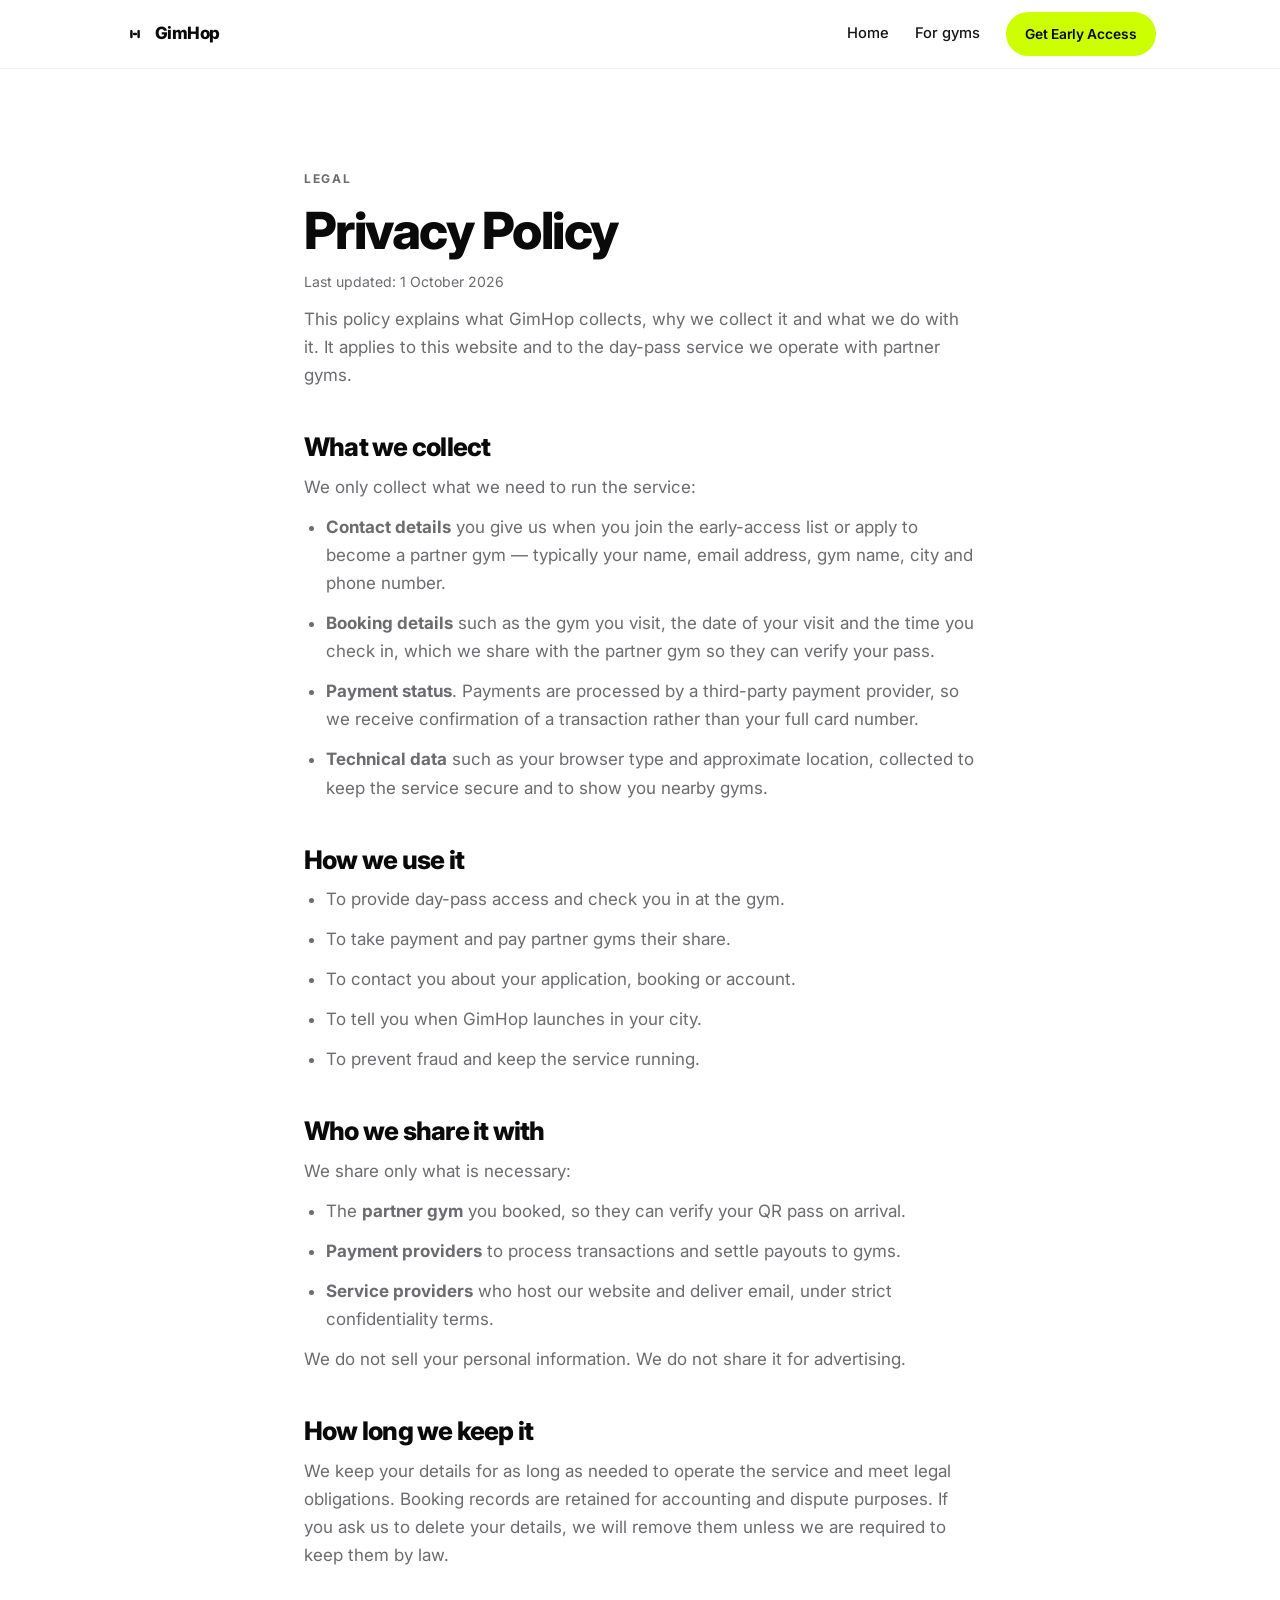
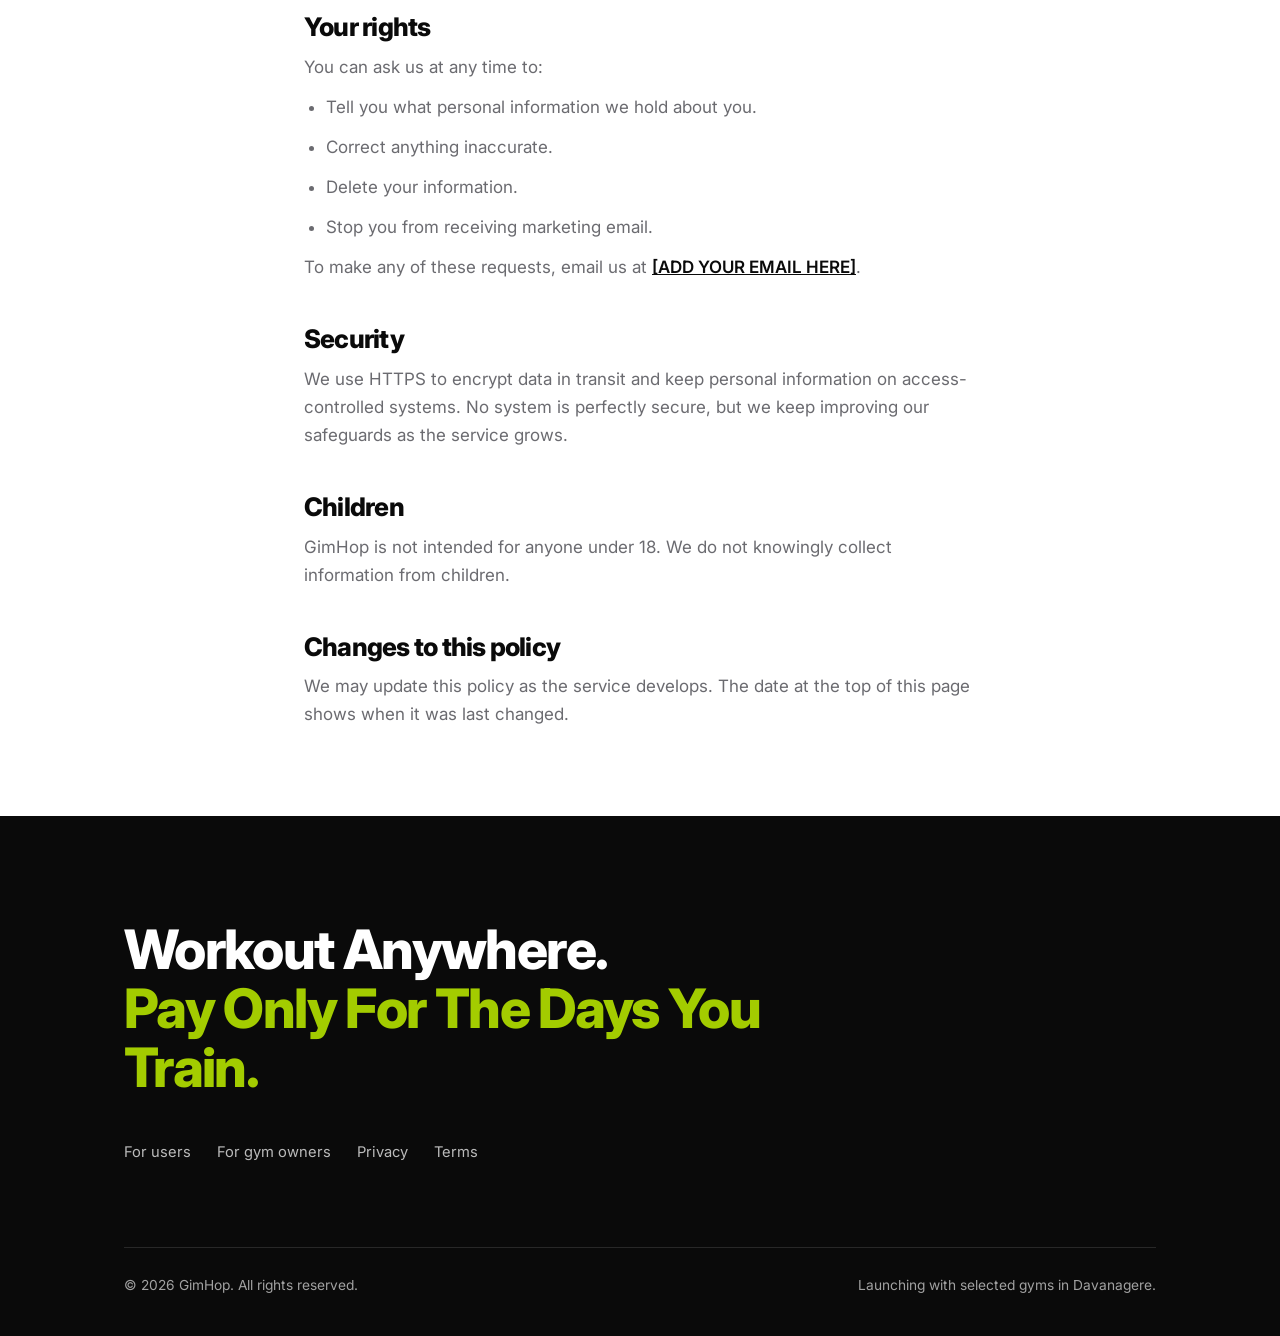
<file: privacy.html>
<!DOCTYPE html>
<html lang="en">
<head>
<meta charset="UTF-8">
<meta name="viewport" content="width=device-width, initial-scale=1">
<title>Privacy Policy — GimHop</title>
<meta name="description" content="How GimHop collects, uses and protects your personal information.">
<link rel="canonical" href="https://brandsipdvg-glitch.github.io/gimhop/privacy.html">
<meta property="og:type" content="article">
<meta property="og:site_name" content="GimHop">
<meta property="og:url" content="https://brandsipdvg-glitch.github.io/gimhop/privacy.html">
<meta property="og:title" content="Privacy Policy — GimHop">
<meta property="og:description" content="How GimHop collects, uses and protects your personal information.">
<meta property="og:image" content="https://brandsipdvg-glitch.github.io/gimhop/gimhop.png">
<meta name="twitter:card" content="summary_large_image">
<meta name="theme-color" content="#0a0a0a">
<link rel="icon" href="data:image/svg+xml,<svg xmlns='http://www.w3.org/2000/svg' viewBox='0 0 32 32'><rect width='32' height='32' rx='8' fill='%230A0A0A'/><rect x='9' y='10' width='3.5' height='12' rx='1.5' fill='%23CCFF00'/><rect x='19.5' y='10' width='3.5' height='12' rx='1.5' fill='%23CCFF00'/><rect x='13' y='14.2' width='6' height='3.6' rx='1.5' fill='%23CCFF00'/></svg>">
<link rel="preconnect" href="https://fonts.googleapis.com">
<link rel="preconnect" href="https://fonts.gstatic.com" crossorigin>
<link rel="stylesheet" href="https://fonts.googleapis.com/css2?family=Inter:wght@400;500;600;700;800&display=swap" rel="stylesheet">
<link rel="stylesheet" href="styles.css">
</head>
<body>

<a class="skip-link" href="#main">Skip to content</a>

<header class="site-header">
  <div class="container header-inner">
    <a class="logo" href="index.html">
      <span class="logo-mark" aria-hidden="true">
        <svg viewBox="0 0 32 32" width="22" height="22"><rect x="9" y="10" width="3.5" height="12" rx="1.5" fill="currentColor"/><rect x="19.5" y="10" width="3.5" height="12" rx="1.5" fill="currentColor"/><rect x="13" y="14.2" width="6" height="3.6" rx="1.5" fill="currentColor"/></svg>
      </span>
      <span class="logo-text">GimHop</span>
    </a>
    <nav class="nav" id="nav" aria-label="Main">
      <a href="index.html">Home</a>
      <a href="for-gyms.html">For gyms</a>
      <a class="btn btn-small btn-primary" href="index.html#waitlist">Get Early Access</a>
    </nav>
    <button class="nav-toggle" id="nav-toggle" aria-expanded="false" aria-controls="nav" aria-label="Toggle menu">
      <span></span><span></span><span></span>
    </button>
  </div>
</header>

<main id="main">
  <section class="legal">
    <div class="container legal-inner">
      <p class="eyebrow">Legal</p>
      <h1 class="hero-title" style="font-size:clamp(2.2rem,5vw,3.2rem)">Privacy Policy</h1>
      <p class="legal-meta">Last updated: 1 October 2026</p>

      <p>
        This policy explains what GimHop collects, why we collect it and what we
        do with it. It applies to this website and to the day-pass service we
        operate with partner gyms.
      </p>

      <h2>What we collect</h2>
      <p>We only collect what we need to run the service:</p>
      <ul>
        <li><strong>Contact details</strong> you give us when you join the early-access list or apply to become a partner gym — typically your name, email address, gym name, city and phone number.</li>
        <li><strong>Booking details</strong> such as the gym you visit, the date of your visit and the time you check in, which we share with the partner gym so they can verify your pass.</li>
        <li><strong>Payment status</strong>. Payments are processed by a third-party payment provider, so we receive confirmation of a transaction rather than your full card number.</li>
        <li><strong>Technical data</strong> such as your browser type and approximate location, collected to keep the service secure and to show you nearby gyms.</li>
      </ul>

      <h2>How we use it</h2>
      <ul>
        <li>To provide day-pass access and check you in at the gym.</li>
        <li>To take payment and pay partner gyms their share.</li>
        <li>To contact you about your application, booking or account.</li>
        <li>To tell you when GimHop launches in your city.</li>
        <li>To prevent fraud and keep the service running.</li>
      </ul>

      <h2>Who we share it with</h2>
      <p>
        We share only what is necessary:
      </p>
      <ul>
        <li>The <strong>partner gym</strong> you booked, so they can verify your QR pass on arrival.</li>
        <li><strong>Payment providers</strong> to process transactions and settle payouts to gyms.</li>
        <li><strong>Service providers</strong> who host our website and deliver email, under strict confidentiality terms.</li>
      </ul>
      <p>
        We do not sell your personal information. We do not share it for advertising.
      </p>

      <h2>How long we keep it</h2>
      <p>
        We keep your details for as long as needed to operate the service and meet
        legal obligations. Booking records are retained for accounting and dispute
        purposes. If you ask us to delete your details, we will remove them unless we
        are required to keep them by law.
      </p>

      <h2>Your rights</h2>
      <p>You can ask us at any time to:</p>
      <ul>
        <li>Tell you what personal information we hold about you.</li>
        <li>Correct anything inaccurate.</li>
        <li>Delete your information.</li>
        <li>Stop you from receiving marketing email.</li>
      </ul>
      <p>
        To make any of these requests, email us at
        <a href="mailto:[ADD-YOUR-EMAIL-HERE]">[ADD YOUR EMAIL HERE]</a>.
      </p>

      <h2>Security</h2>
      <p>
        We use HTTPS to encrypt data in transit and keep personal information on
        access-controlled systems. No system is perfectly secure, but we keep
        improving our safeguards as the service grows.
      </p>

      <h2>Children</h2>
      <p>
        GimHop is not intended for anyone under 18. We do not knowingly collect
        information from children.
      </p>

      <h2>Changes to this policy</h2>
      <p>
        We may update this policy as the service develops. The date at the top of
        this page shows when it was last changed.
      </p>
    </div>
  </section>
</main>

<footer class="site-footer">
  <div class="container">
    <p class="footer-tagline">
      Workout Anywhere.<br>
      <span class="accent">Pay Only For The Days You Train.</span>
    </p>
    <nav class="footer-nav" aria-label="Footer">
      <a href="index.html">For users</a>
      <a href="for-gyms.html">For gym owners</a>
      <a href="privacy.html">Privacy</a>
      <a href="terms.html">Terms</a>
    </nav>
    <div class="footer-bottom">
      <p>&copy; <span id="year">2026</span> GimHop. All rights reserved.</p>
      <p>Launching with selected gyms in Davanagere.</p>
    </div>
  </div>
</footer>

<script src="script.js"></script>
</body>
</html>
</file>
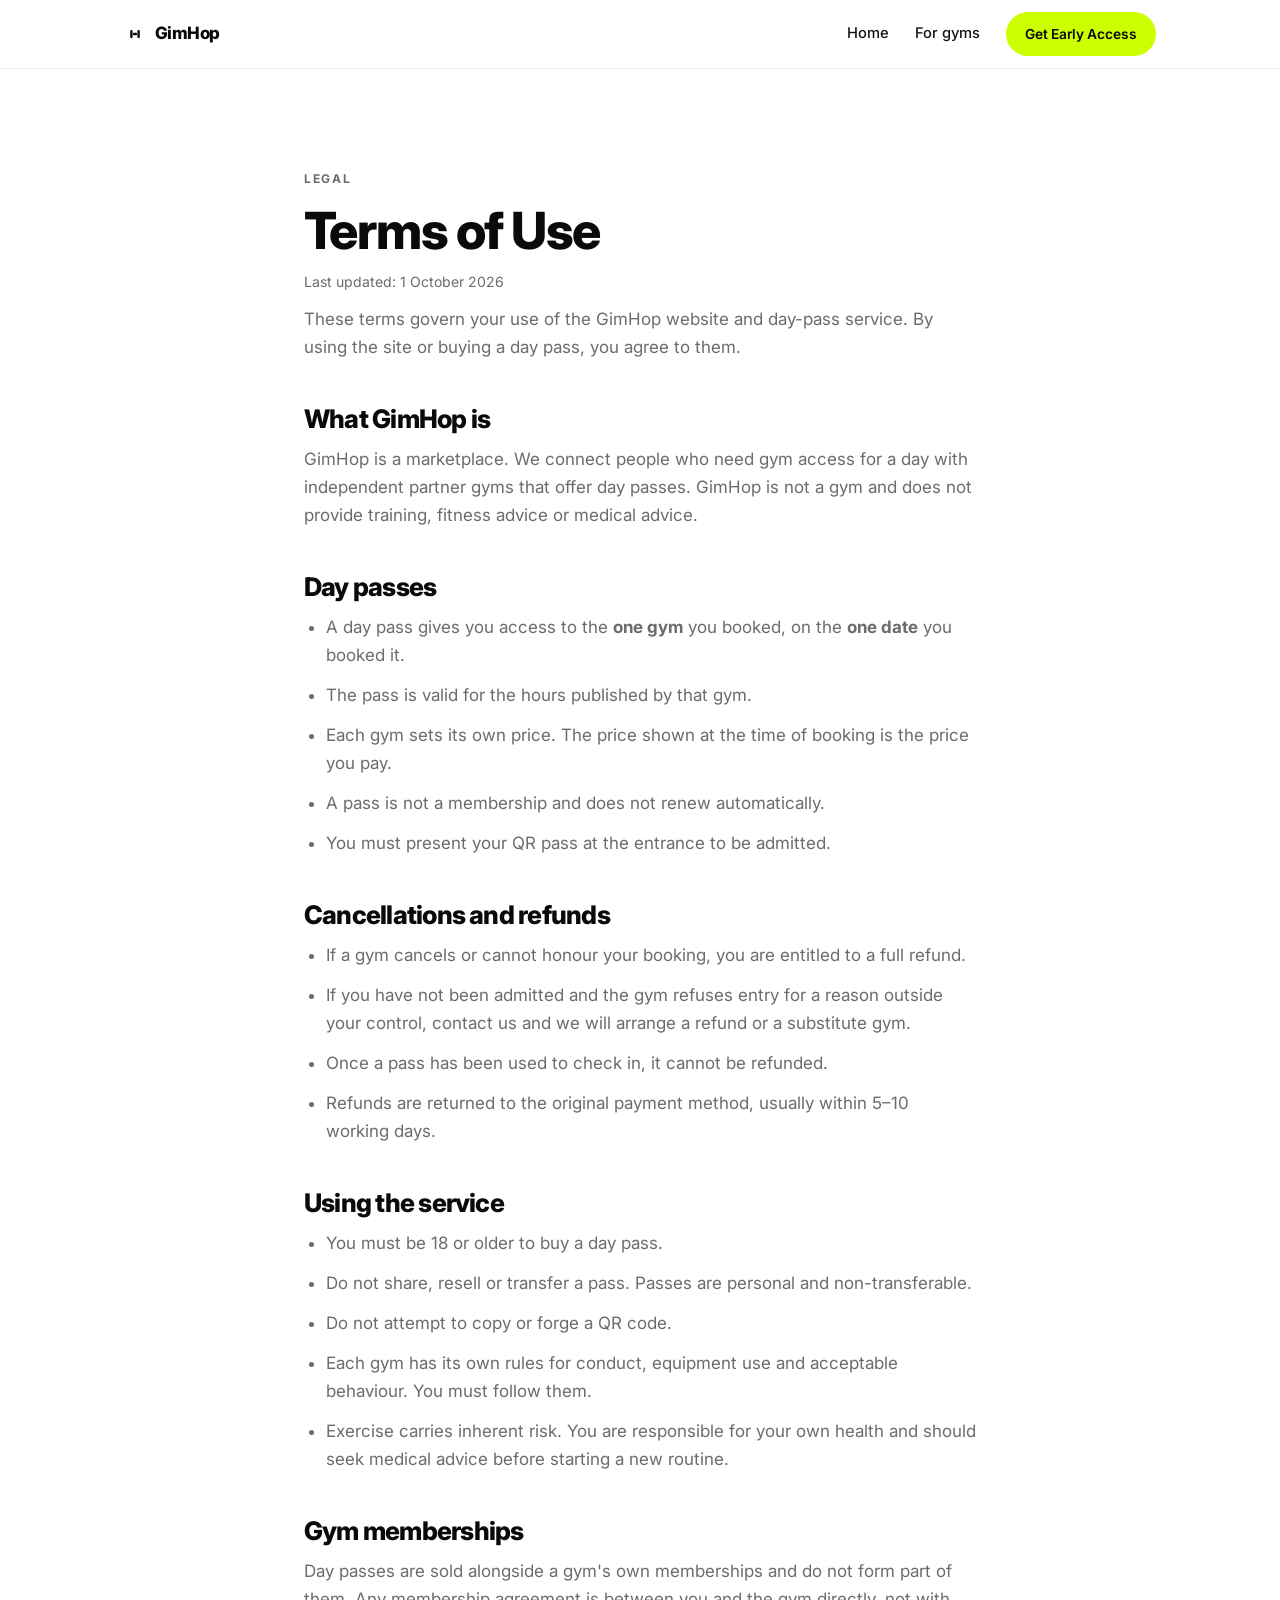
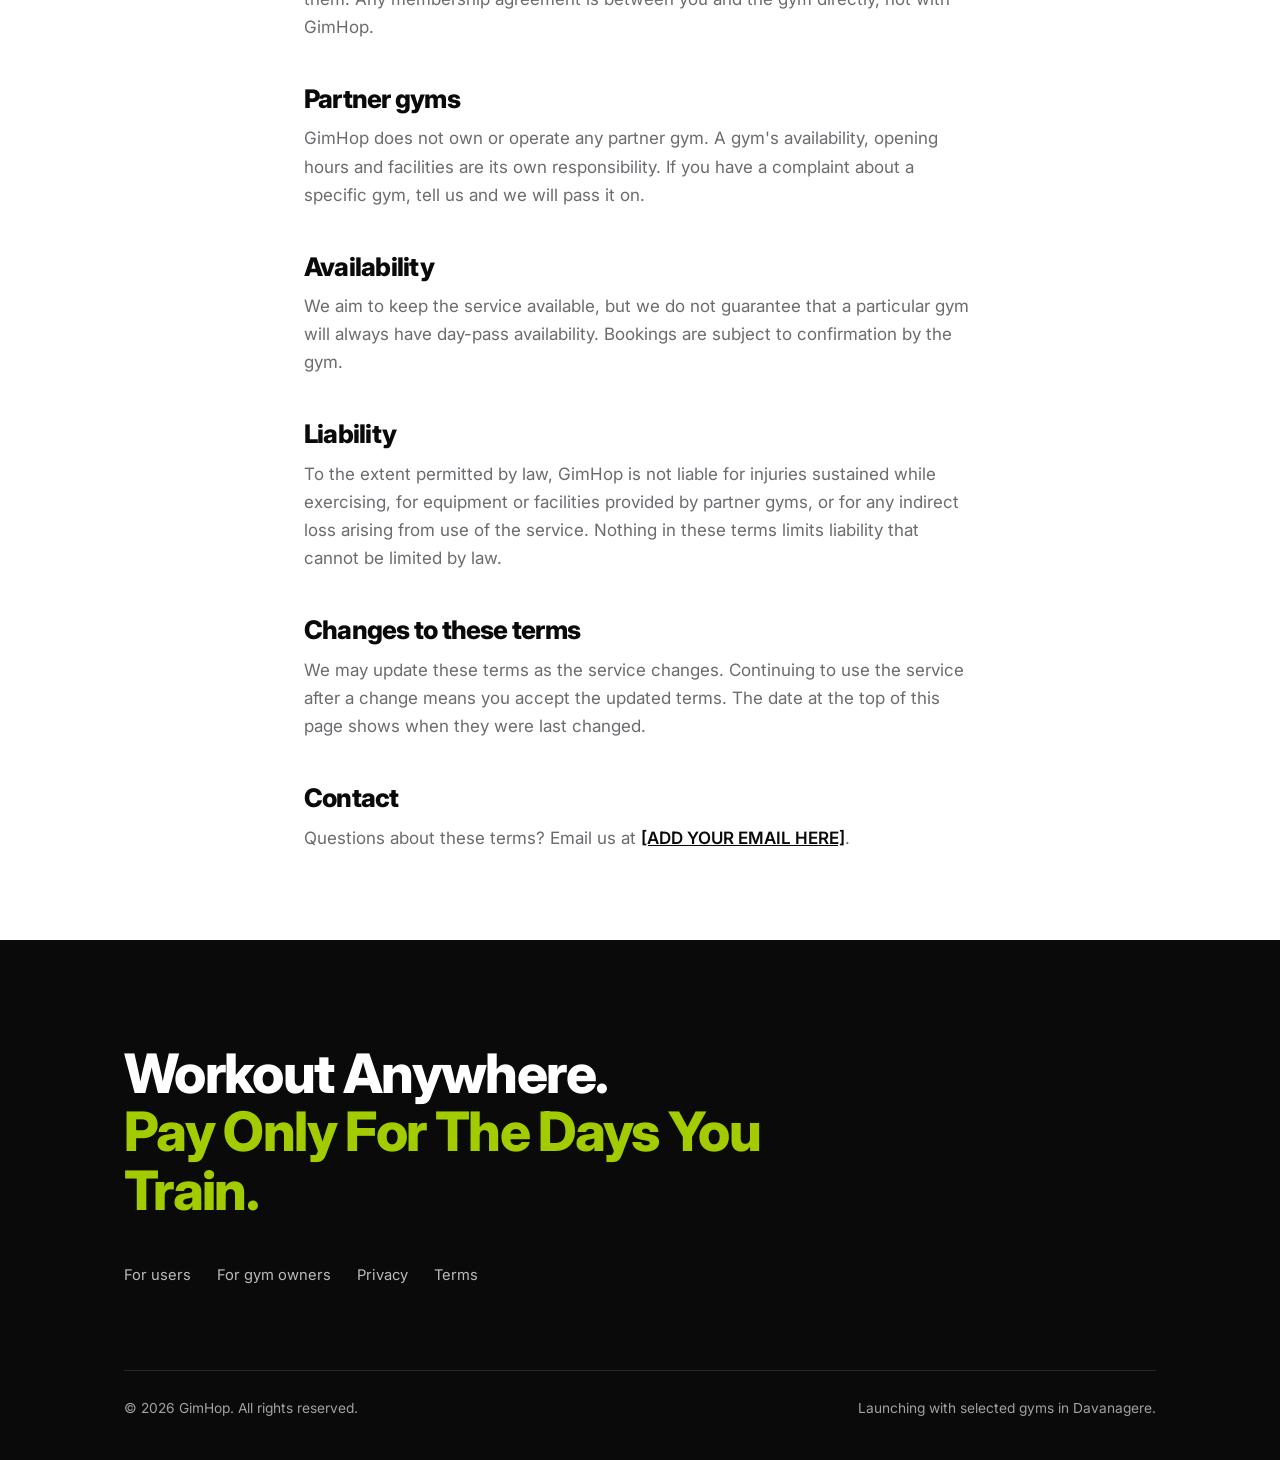
<file: terms.html>
<!DOCTYPE html>
<html lang="en">
<head>
<meta charset="UTF-8">
<meta name="viewport" content="width=device-width, initial-scale=1">
<title>Terms of Use — GimHop</title>
<meta name="description" content="The terms that apply when you use the GimHop website and day-pass service.">
<link rel="canonical" href="https://brandsipdvg-glitch.github.io/gimhop/terms.html">
<meta property="og:type" content="article">
<meta property="og:site_name" content="GimHop">
<meta property="og:url" content="https://brandsipdvg-glitch.github.io/gimhop/terms.html">
<meta property="og:title" content="Terms of Use — GimHop">
<meta property="og:description" content="The terms that apply when you use the GimHop website and day-pass service.">
<meta property="og:image" content="https://brandsipdvg-glitch.github.io/gimhop/gimhop.png">
<meta name="twitter:card" content="summary_large_image">
<meta name="theme-color" content="#0a0a0a">
<link rel="icon" href="data:image/svg+xml,<svg xmlns='http://www.w3.org/2000/svg' viewBox='0 0 32 32'><rect width='32' height='32' rx='8' fill='%230A0A0A'/><rect x='9' y='10' width='3.5' height='12' rx='1.5' fill='%23CCFF00'/><rect x='19.5' y='10' width='3.5' height='12' rx='1.5' fill='%23CCFF00'/><rect x='13' y='14.2' width='6' height='3.6' rx='1.5' fill='%23CCFF00'/></svg>">
<link rel="preconnect" href="https://fonts.googleapis.com">
<link rel="preconnect" href="https://fonts.gstatic.com" crossorigin>
<link rel="stylesheet" href="https://fonts.googleapis.com/css2?family=Inter:wght@400;500;600;700;800&display=swap" rel="stylesheet">
<link rel="stylesheet" href="styles.css">
</head>
<body>

<a class="skip-link" href="#main">Skip to content</a>

<header class="site-header">
  <div class="container header-inner">
    <a class="logo" href="index.html">
      <span class="logo-mark" aria-hidden="true">
        <svg viewBox="0 0 32 32" width="22" height="22"><rect x="9" y="10" width="3.5" height="12" rx="1.5" fill="currentColor"/><rect x="19.5" y="10" width="3.5" height="12" rx="1.5" fill="currentColor"/><rect x="13" y="14.2" width="6" height="3.6" rx="1.5" fill="currentColor"/></svg>
      </span>
      <span class="logo-text">GimHop</span>
    </a>
    <nav class="nav" id="nav" aria-label="Main">
      <a href="index.html">Home</a>
      <a href="for-gyms.html">For gyms</a>
      <a class="btn btn-small btn-primary" href="index.html#waitlist">Get Early Access</a>
    </nav>
    <button class="nav-toggle" id="nav-toggle" aria-expanded="false" aria-controls="nav" aria-label="Toggle menu">
      <span></span><span></span><span></span>
    </button>
  </div>
</header>

<main id="main">
  <section class="legal">
    <div class="container legal-inner">
      <p class="eyebrow">Legal</p>
      <h1 class="hero-title" style="font-size:clamp(2.2rem,5vw,3.2rem)">Terms of Use</h1>
      <p class="legal-meta">Last updated: 1 October 2026</p>

      <p>
        These terms govern your use of the GimHop website and day-pass service.
        By using the site or buying a day pass, you agree to them.
      </p>

      <h2>What GimHop is</h2>
      <p>
        GimHop is a marketplace. We connect people who need gym access for a day
        with independent partner gyms that offer day passes. GimHop is not a gym
        and does not provide training, fitness advice or medical advice.
      </p>

      <h2>Day passes</h2>
      <ul>
        <li>A day pass gives you access to the <strong>one gym</strong> you booked, on the <strong>one date</strong> you booked it.</li>
        <li>The pass is valid for the hours published by that gym.</li>
        <li>Each gym sets its own price. The price shown at the time of booking is the price you pay.</li>
        <li>A pass is not a membership and does not renew automatically.</li>
        <li>You must present your QR pass at the entrance to be admitted.</li>
      </ul>

      <h2>Cancellations and refunds</h2>
      <ul>
        <li>If a gym cancels or cannot honour your booking, you are entitled to a full refund.</li>
        <li>If you have not been admitted and the gym refuses entry for a reason outside your control, contact us and we will arrange a refund or a substitute gym.</li>
        <li>Once a pass has been used to check in, it cannot be refunded.</li>
        <li>Refunds are returned to the original payment method, usually within 5–10 working days.</li>
      </ul>

      <h2>Using the service</h2>
      <ul>
        <li>You must be 18 or older to buy a day pass.</li>
        <li>Do not share, resell or transfer a pass. Passes are personal and non-transferable.</li>
        <li>Do not attempt to copy or forge a QR code.</li>
        <li>Each gym has its own rules for conduct, equipment use and acceptable behaviour. You must follow them.</li>
        <li>Exercise carries inherent risk. You are responsible for your own health and should seek medical advice before starting a new routine.</li>
      </ul>

      <h2>Gym memberships</h2>
      <p>
        Day passes are sold alongside a gym's own memberships and do not form part
        of them. Any membership agreement is between you and the gym directly, not
        with GimHop.
      </p>

      <h2>Partner gyms</h2>
      <p>
        GimHop does not own or operate any partner gym. A gym's availability,
        opening hours and facilities are its own responsibility. If you have a
        complaint about a specific gym, tell us and we will pass it on.
      </p>

      <h2>Availability</h2>
      <p>
        We aim to keep the service available, but we do not guarantee that a
        particular gym will always have day-pass availability. Bookings are subject
        to confirmation by the gym.
      </p>

      <h2>Liability</h2>
      <p>
        To the extent permitted by law, GimHop is not liable for injuries sustained
        while exercising, for equipment or facilities provided by partner gyms, or
        for any indirect loss arising from use of the service. Nothing in these
        terms limits liability that cannot be limited by law.
      </p>

      <h2>Changes to these terms</h2>
      <p>
        We may update these terms as the service changes. Continuing to use the
        service after a change means you accept the updated terms. The date at the
        top of this page shows when they were last changed.
      </p>

      <h2>Contact</h2>
      <p>
        Questions about these terms? Email us at
        <a href="mailto:[ADD-YOUR-EMAIL-HERE]">[ADD YOUR EMAIL HERE]</a>.
      </p>
    </div>
  </section>
</main>

<footer class="site-footer">
  <div class="container">
    <p class="footer-tagline">
      Workout Anywhere.<br>
      <span class="accent">Pay Only For The Days You Train.</span>
    </p>
    <nav class="footer-nav" aria-label="Footer">
      <a href="index.html">For users</a>
      <a href="for-gyms.html">For gym owners</a>
      <a href="privacy.html">Privacy</a>
      <a href="terms.html">Terms</a>
    </nav>
    <div class="footer-bottom">
      <p>&copy; <span id="year">2026</span> GimHop. All rights reserved.</p>
      <p>Launching with selected gyms in Davanagere.</p>
    </div>
  </div>
</footer>

<script src="script.js"></script>
</body>
</html>
</file>
<file: styles.css>
:root {
  --ink: #0a0a0a;
  --ink-soft: #141414;
  --paper: #ffffff;
  --soft: #f4f4f2;
  --muted: #6b6b70;
  --line: #e2e2de;
  --accent: #ccff00;
  --accent-deep: #a3cc00;
  --accent-ink: #556f00;
  --radius: 14px;
  --container: 1080px;
  --header-h: 68px;
}

* { box-sizing: border-box; }

html {
  scroll-behavior: smooth;
  scroll-padding-top: var(--header-h);
}

body {
  margin: 0;
  background: var(--paper);
  color: var(--ink);
  font-family: "Inter", -apple-system, BlinkMacSystemFont, "Segoe UI", Roboto, Helvetica, Arial, sans-serif;
  font-size: 17px;
  line-height: 1.6;
  -webkit-font-smoothing: antialiased;
}

h1, h2, h3 {
  margin: 0;
  letter-spacing: -0.03em;
  line-height: 1.08;
  font-weight: 800;
}

h2 { font-size: clamp(1.9rem, 4.2vw, 2.9rem); }
h3 { font-size: 1.15rem; font-weight: 700; letter-spacing: -0.015em; }

p { margin: 0; }

a { color: inherit; }

.container {
  width: 100%;
  max-width: var(--container);
  margin: 0 auto;
  padding: 0 24px;
}

.accent { color: var(--accent-deep); }

.eyebrow {
  margin: 0 0 14px;
  font-size: 0.75rem;
  font-weight: 700;
  letter-spacing: 0.14em;
  text-transform: uppercase;
  color: var(--muted);
}

.section-dark .eyebrow { color: rgba(255, 255, 255, 0.55); }
.section-dark .accent { color: var(--accent); }

.lede {
  margin-top: 16px;
  font-size: 1.12rem;
  color: var(--muted);
  max-width: 44ch;
}

.lede-light { color: rgba(255, 255, 255, 0.7); }

.body-lg {
  margin-top: 22px;
  font-size: 1.12rem;
  color: var(--ink-soft);
  max-width: 46ch;
}

.skip-link {
  position: absolute;
  left: -9999px;
  top: 0;
  padding: 12px 18px;
  background: var(--ink);
  color: var(--paper);
  z-index: 100;
}

.skip-link:focus { left: 12px; top: 12px; }

/* Buttons */

.btn {
  display: inline-flex;
  align-items: center;
  justify-content: center;
  gap: 8px;
  padding: 13px 22px;
  border: 1px solid transparent;
  border-radius: 999px;
  font-family: inherit;
  font-size: 0.95rem;
  font-weight: 600;
  text-decoration: none;
  cursor: pointer;
  transition: transform 0.15s ease, background-color 0.15s ease, border-color 0.15s ease, color 0.15s ease;
  white-space: nowrap;
}

.btn:focus-visible {
  outline: 2px solid var(--ink);
  outline-offset: 3px;
}

.btn-primary {
  background: var(--accent);
  color: var(--ink);
}

.btn-primary:hover { background: var(--accent-deep); }

.btn-ghost {
  background: transparent;
  color: var(--ink);
  border-color: var(--line);
}

.btn-ghost:hover { border-color: var(--ink); }

.section-dark .btn-ghost {
  color: var(--paper);
  border-color: rgba(255, 255, 255, 0.28);
}

.hero .btn-ghost {
  color: var(--paper);
  border-color: rgba(255, 255, 255, 0.32);
}

.hero .btn-ghost:hover { border-color: var(--paper); }

.section-dark .btn-ghost:hover { border-color: var(--paper); }

.btn-lg { padding: 16px 30px; font-size: 1rem; }
.btn-small { padding: 10px 18px; font-size: 0.86rem; }
.btn-block { width: 100%; }

.btn:active { transform: translateY(1px); }

.link-arrow {
  display: inline-block;
  margin-top: 22px;
  font-weight: 600;
  text-decoration: none;
  border-bottom: 1px solid var(--line);
  padding-bottom: 3px;
}

.link-arrow:hover { border-color: var(--ink); }

/* Header */

.site-header {
  position: sticky;
  top: 0;
  z-index: 50;
  background: rgba(255, 255, 255, 0.66);
  backdrop-filter: saturate(180%) blur(22px);
  -webkit-backdrop-filter: saturate(180%) blur(22px);
  border-bottom: 1px solid rgba(0, 0, 0, 0.06);
}

.header-inner {
  height: var(--header-h);
  display: flex;
  align-items: center;
  justify-content: space-between;
  gap: 24px;
}

.logo {
  display: inline-flex;
  align-items: center;
  gap: 9px;
  font-weight: 800;
  font-size: 1.06rem;
  letter-spacing: -0.03em;
  text-decoration: none;
}

.logo-mark { display: grid; place-items: center; color: var(--ink); }

.nav {
  display: flex;
  align-items: center;
  gap: 26px;
}

.nav > a:not(.btn) {
  font-size: 0.92rem;
  font-weight: 500;
  text-decoration: none;
  color: var(--ink-soft);
}

.nav > a:not(.btn):hover { color: var(--muted); }

.nav-toggle {
  display: none;
  width: 42px;
  height: 42px;
  padding: 0;
  border: 1px solid var(--line);
  border-radius: 10px;
  background: transparent;
  cursor: pointer;
}

.nav-toggle span {
  display: block;
  width: 18px;
  height: 1.5px;
  margin: 3.5px auto;
  background: var(--ink);
  transition: transform 0.2s ease, opacity 0.2s ease;
}

.nav-open .nav-toggle span:nth-child(1) { transform: translateY(5px) rotate(45deg); }
.nav-open .nav-toggle span:nth-child(2) { opacity: 0; }
.nav-open .nav-toggle span:nth-child(3) { transform: translateY(-5px) rotate(-45deg); }

/* Hero */

.hero-audience {
  margin-top: 20px;
  padding-left: 18px;
  border-left: 2px solid var(--accent);
  font-size: 0.98rem;
  color: rgba(255, 255, 255, 0.55);
  max-width: 52ch;
}

.hero {
  background:
    radial-gradient(900px 420px at 78% -10%, rgba(204, 255, 0, 0.20), transparent 62%),
    var(--ink);
  color: var(--paper);
  padding: clamp(80px, 13vw, 140px) 0 clamp(64px, 9vw, 104px);
}

.hero .eyebrow { color: rgba(255, 255, 255, 0.5); }

.hero-inner {
  display: grid;
  grid-template-columns: 1.05fr 0.95fr;
  gap: clamp(36px, 5vw, 72px);
  align-items: center;
}

.hero-title {
  font-size: clamp(2.6rem, 7vw, 4.4rem);
  max-width: 12ch;
}

.hero-tagline {
  margin-top: 14px;
  font-size: clamp(1.15rem, 2.6vw, 1.7rem);
  font-weight: 700;
  letter-spacing: -0.025em;
  line-height: 1.2;
  color: rgba(255, 255, 255, 0.82);
}

.hero-tagline .accent { color: var(--accent); }

.hero-sub {
  margin-top: 26px;
  font-size: clamp(1.05rem, 2vw, 1.22rem);
  color: rgba(255, 255, 255, 0.72);
  max-width: 50ch;
}

.hero-actions {
  margin-top: 38px;
  display: flex;
  flex-wrap: wrap;
  gap: 12px;
}

.hero-points {
  margin: 52px 0 0;
  padding: 0;
  list-style: none;
  display: flex;
  flex-wrap: wrap;
  gap: 12px 30px;
  color: rgba(255, 255, 255, 0.55);
  font-size: 0.92rem;
}

.hero-points li { position: relative; padding-left: 18px; }

.hero-points li::before {
  content: "";
  position: absolute;
  left: 0;
  top: 0.62em;
  width: 6px;
  height: 6px;
  border-radius: 50%;
  background: var(--accent);
}

/* Phone mockup */

.hero-visual {
  margin: 0;
  display: flex;
  flex-direction: column;
  align-items: center;
  gap: 14px;
}

.phone {
  position: relative;
  width: min(290px, 100%);
  padding: 11px;
  border-radius: 40px;
  background: linear-gradient(160deg, #2e2e31, #141416);
  box-shadow:
    0 0 0 1px rgba(255, 255, 255, 0.11),
    0 34px 70px -22px rgba(0, 0, 0, 0.85),
    0 0 90px -30px rgba(204, 255, 0, 0.28);
}

.phone-notch {
  position: absolute;
  top: 20px;
  left: 50%;
  transform: translateX(-50%);
  width: 82px;
  height: 20px;
  border-radius: 999px;
  background: #0a0a0a;
  z-index: 2;
}

.phone-screen {
  border-radius: 30px;
  background: #ffffff;
  padding: 13px 16px 20px;
  overflow: hidden;
}

.phone-status {
  display: flex;
  align-items: center;
  justify-content: space-between;
  padding: 3px 5px 12px;
  font-size: 0.68rem;
  font-weight: 700;
  color: #0a0a0a;
}

.phone-status-icons {
  display: inline-flex;
  align-items: center;
  gap: 4px;
}

.pass {
  border: 1px solid var(--line);
  border-radius: 18px;
  padding: 18px 16px 16px;
  text-align: center;
  background: linear-gradient(180deg, #ffffff, #fafaf8);
  color: var(--ink);
}

.pass-eyebrow {
  display: inline-block;
  padding: 4px 11px;
  border-radius: 999px;
  background: var(--accent);
  color: var(--ink);
  font-size: 0.63rem;
  font-weight: 800;
  letter-spacing: 0.1em;
  text-transform: uppercase;
}

.pass-gym {
  margin-top: 12px;
  font-size: 1.12rem;
  font-weight: 800;
  letter-spacing: -0.02em;
  color: var(--ink);
}

.pass-meta {
  margin-top: 3px;
  font-size: 0.75rem;
  color: var(--muted);
}

.pass-qr {
  width: 156px;
  margin: 16px auto 0;
  padding: 11px;
  border-radius: 14px;
  background: #fff;
  border: 1px solid var(--line);
  color: #0a0a0a;
}

.pass-qr svg { display: block; width: 100%; height: auto; }

.pass-hint {
  margin-top: 12px;
  font-size: 0.71rem;
  color: var(--muted);
}

.pass-rule {
  margin: 15px 0 12px;
  border-top: 1px dashed var(--line);
}

.pass-row {
  display: flex;
  align-items: baseline;
  justify-content: space-between;
  gap: 10px;
  padding: 4px 2px;
  font-size: 0.75rem;
  color: var(--muted);
}

.pass-row strong {
  font-weight: 700;
  color: var(--ink);
  text-align: right;
}

.mock-caption {
  font-size: 0.75rem;
  color: rgba(255, 255, 255, 0.66);
  text-align: center;
}

.mock-note {
  margin-top: 20px;
  font-size: 0.78rem;
  color: var(--muted);
  text-align: center;
}

/* Sections */

.section { padding: clamp(80px, 11vw, 132px) 0; }

.section-soft { background: var(--soft); }

.section-dark {
  background: var(--ink);
  color: var(--paper);
}

.centered { text-align: center; }
.centered .lede { margin-left: auto; margin-right: auto; }

.split {
  display: grid;
  grid-template-columns: 1fr 1fr;
  gap: clamp(32px, 6vw, 72px);
  align-items: start;
}

.two-col {
  display: grid;
  grid-template-columns: 1.05fr 0.95fr;
  gap: clamp(36px, 6vw, 76px);
  align-items: center;
}

/* Lists */

.ticks {
  margin: 26px 0 0;
  padding: 0;
  list-style: none;
  display: grid;
  gap: 13px;
}

.ticks li {
  position: relative;
  padding-left: 32px;
}

.ticks li::before {
  content: "";
  position: absolute;
  left: 0;
  top: 0.28em;
  width: 19px;
  height: 19px;
  border-radius: 50%;
  background: var(--accent);
  -webkit-mask: url("data:image/svg+xml,<svg xmlns='http://www.w3.org/2000/svg' viewBox='0 0 24 24'><path fill='none' stroke='black' stroke-width='3.4' stroke-linecap='round' stroke-linejoin='round' d='M20 6 9 17l-5-5'/></svg>") center / 12px no-repeat;
  mask: url("data:image/svg+xml,<svg xmlns='http://www.w3.org/2000/svg' viewBox='0 0 24 24'><path fill='none' stroke='black' stroke-width='3.4' stroke-linecap='round' stroke-linejoin='round' d='M20 6 9 17l-5-5'/></svg>") center / 12px no-repeat;
}

.ticks-plain li {
  font-size: 1.08rem;
  font-weight: 600;
  padding-left: 22px;
}

.ticks-plain li::before {
  content: "";
  left: 0;
  top: 0.72em;
  width: 7px;
  height: 7px;
  border-radius: 50%;
  background: var(--ink);
  -webkit-mask: none;
  mask: none;
}

.ticks-light li { color: rgba(255, 255, 255, 0.82); }

/* Pillars */

.pillars {
  margin-top: clamp(44px, 6vw, 68px);
  display: grid;
  grid-template-columns: repeat(3, 1fr);
  gap: 20px;
  text-align: left;
}

.pillar {
  padding: 30px 26px;
  border: 1px solid rgba(255, 255, 255, 0.11);
  border-radius: var(--radius);
  background: rgba(255, 255, 255, 0.035);
}

.pillar-num {
  display: block;
  margin-bottom: 16px;
  font-size: 0.78rem;
  font-weight: 700;
  letter-spacing: 0.1em;
  color: var(--accent);
}

.pillar p {
  margin-top: 9px;
  font-size: 0.96rem;
  color: rgba(255, 255, 255, 0.62);
}

/* Steps */

.steps {
  margin: clamp(44px, 6vw, 66px) 0 0;
  padding: 0;
  list-style: none;
  counter-reset: step;
  display: grid;
  grid-template-columns: repeat(4, 1fr);
  gap: 26px;
  text-align: left;
}

.step-num {
  display: grid;
  place-items: center;
  width: 38px;
  height: 38px;
  margin-bottom: 18px;
  border-radius: 50%;
  background: var(--ink);
  color: var(--accent);
  font-size: 0.9rem;
  font-weight: 700;
}

.step p {
  margin-top: 9px;
  font-size: 0.96rem;
  color: var(--muted);
}

/* Feature cards */

.card-feature {
  padding: clamp(28px, 4vw, 40px);
  border-radius: var(--radius);
  background: var(--paper);
  border: 1px solid var(--line);
}

.card-feature p {
  margin-top: 14px;
  color: var(--muted);
}

.card-feature-accent {
  background: #161616;
  border-color: #2a2a2a;
  color: var(--paper);
}

.card-feature-accent p { color: rgba(255, 255, 255, 0.6); }

.card-feature-accent .btn-primary {
  margin-top: 24px;
  background: var(--accent);
  color: var(--ink);
}

.card-feature-accent .btn-primary:hover { background: var(--accent-deep); }

/* Economics comparison */

.compare {
  margin-top: clamp(32px, 5vw, 52px);
  display: grid;
  grid-template-columns: 1fr 1fr;
  gap: 18px;
}

.compare-col {
  padding: 30px 32px;
  border: 1px solid rgba(255, 255, 255, 0.09);
  border-radius: var(--radius);
  background: #131313;
}

.compare-col-accent {
  border-color: #2a2a2a;
  background: #161616;
}

.compare-tag {
  display: block;
  margin-bottom: 12px;
  font-size: 0.76rem;
  font-weight: 700;
  letter-spacing: 0.12em;
  text-transform: uppercase;
  color: rgba(255, 255, 255, 0.62);
}

.compare-col-accent .compare-tag { color: var(--accent); }

.compare-flow {
  font-size: 0.99rem;
  color: rgba(255, 255, 255, 0.8);
}

.compare-flow .arrow {
  display: inline-block;
  margin: 0 3px;
  color: rgba(255, 255, 255, 0.62);
}

.compare-flow strong {
  font-weight: 700;
  color: var(--paper);
  white-space: nowrap;
}

.compare-col-accent .compare-flow strong { color: var(--accent); }

/* Founder */

.founder-wrap {
  display: grid;
  grid-template-columns: 1.15fr 0.85fr;
  gap: clamp(32px, 5vw, 64px);
  align-items: start;
}

.founder-copy {
  margin-top: 20px;
  display: grid;
  gap: 14px;
  max-width: 52ch;
  color: var(--ink-soft);
}

.founder-sign {
  margin-top: 24px;
  font-weight: 700;
  letter-spacing: -0.01em;
}

.founder-note {
  padding: 28px;
  border-radius: var(--radius);
  background: var(--soft);
  border: 1px solid var(--line);
}

.founder-note-lead {
  font-weight: 700;
  letter-spacing: -0.015em;
  margin-bottom: 10px;
}

.founder-note p { color: var(--muted); font-size: 0.95rem; }

/* Tags */

.tags {
  margin-top: clamp(32px, 5vw, 48px);
  display: flex;
  flex-wrap: wrap;
  justify-content: center;
  gap: 11px;
}

.tag {
  padding: 10px 19px;
  border: 1px solid var(--line);
  border-radius: 999px;
  background: var(--paper);
  font-size: 0.93rem;
  font-weight: 500;
}

/* Form */

.form-wrap {
  display: grid;
  grid-template-columns: 1fr 1fr;
  gap: clamp(36px, 6vw, 80px);
  align-items: start;
}

.form {
  display: grid;
  gap: 18px;
  padding: clamp(24px, 3.5vw, 34px);
  border: 1px solid var(--line);
  border-radius: var(--radius);
  background: var(--paper);
  color: var(--ink);
}

.field { display: grid; gap: 7px; }

.field label {
  font-size: 0.86rem;
  font-weight: 600;
}

.field input {
  width: 100%;
  padding: 13px 15px;
  border: 1px solid var(--line);
  border-radius: 10px;
  background: var(--paper);
  color: var(--ink);
  font: inherit;
  font-size: 0.97rem;
  transition: border-color 0.15s ease, box-shadow 0.15s ease;
}

.field input::placeholder { color: #a4a4aa; }

.field input:focus {
  outline: none;
  border-color: var(--ink);
  box-shadow: 0 0 0 3px rgba(204, 255, 0, 0.55);
}

.field.invalid input {
  border-color: #d92d20;
  box-shadow: 0 0 0 3px rgba(217, 45, 32, 0.12);
}

.error {
  font-size: 0.8rem;
  color: #d92d20;
  min-height: 0;
}

.error:empty { display: none; }

.form-note {
  font-size: 0.85rem;
  color: var(--muted);
  text-align: center;
}

.form-success {
  padding: 13px 16px;
  border-radius: 10px;
  background: rgba(204, 255, 0, 0.35);
  border: 1px solid var(--accent-deep);
  font-size: 0.92rem;
  font-weight: 600;
}

/* Stats band */

.stats-band {
  padding: clamp(40px, 6vw, 64px) 0;
  background: var(--soft);
  border-bottom: 1px solid var(--line);
}

.stats {
  display: grid;
  grid-template-columns: repeat(4, 1fr);
  gap: clamp(20px, 3vw, 40px);
  text-align: center;
}

.stat-num {
  display: block;
  font-size: clamp(1.6rem, 3.4vw, 2.3rem);
  font-weight: 800;
  letter-spacing: -0.035em;
  line-height: 1.1;
}

.stat-label {
  display: block;
  margin-top: 7px;
  font-size: 0.88rem;
  color: var(--muted);
}

/* Pricing */

.price-wrap {
  margin-top: clamp(36px, 5vw, 56px);
  display: flex;
  justify-content: center;
}

.price-card {
  width: 100%;
  max-width: 480px;
  padding: clamp(28px, 4vw, 40px);
  border: 1px solid rgba(255, 255, 255, 0.16);
  border-radius: 18px;
  background: rgba(255, 255, 255, 0.045);
}

.price-name {
  font-size: 0.8rem;
  font-weight: 700;
  letter-spacing: 0.14em;
  text-transform: uppercase;
  color: var(--accent);
}

.price-from {
  margin-top: 12px;
  font-size: 0.78rem;
  font-weight: 700;
  letter-spacing: 0.14em;
  text-transform: uppercase;
  color: rgba(255, 255, 255, 0.62);
}

.price-amount {
  display: flex;
  align-items: baseline;
  gap: 2px;
  font-size: clamp(3rem, 8vw, 4rem);
  font-weight: 800;
  letter-spacing: -0.045em;
  line-height: 1;
}

.price-cur { font-size: 0.55em; font-weight: 700; }

.price-unit {
  margin-left: 6px;
  font-size: 0.3em;
  font-weight: 600;
  letter-spacing: 0;
  color: rgba(255, 255, 255, 0.66);
}

.price-sub {
  margin-top: 12px;
  color: rgba(255, 255, 255, 0.72);
}

.price-ticks { margin-top: 24px; }

.price-note {
  margin-top: 18px;
  font-size: 0.82rem;
  color: rgba(255, 255, 255, 0.62);
}

/* Form */

.hp {
  position: absolute;
  left: -9999px;
  width: 1px;
  height: 1px;
  overflow: hidden;
}

.optional {
  font-weight: 500;
  color: var(--muted);
}

.form-status {
  padding: 13px 16px;
  border-radius: 10px;
  font-size: 0.92rem;
  font-weight: 600;
  outline: none;
}

.form-status-ok {
  background: rgba(204, 255, 0, 0.35);
  border: 1px solid var(--accent-deep);
}

.form-status-error {
  background: #fff1f1;
  border: 1px solid #e5484d;
  color: #a1161a;
}

.btn:disabled {
  opacity: 0.6;
  cursor: progress;
}

/* Footer */

.footer-nav {
  margin-top: clamp(30px, 4vw, 44px);
  display: flex;
  flex-wrap: wrap;
  gap: 10px 26px;
  font-size: 0.92rem;
}

.footer-nav a {
  color: rgba(255, 255, 255, 0.72);
  text-decoration: none;
  border-bottom: 1px solid transparent;
  padding-bottom: 2px;
}

.footer-nav a:hover { color: var(--paper); border-bottom-color: rgba(255, 255, 255, 0.5); }

/* Legal pages */

.legal { padding: clamp(48px, 7vw, 88px) 0; }

.legal-inner { max-width: 720px; }

.legal h2 {
  margin-top: clamp(32px, 4vw, 44px);
  font-size: clamp(1.3rem, 2.4vw, 1.6rem);
}

.legal h3 {
  margin-top: 24px;
  font-size: 1.05rem;
}

.legal p,
.legal li {
  margin-top: 12px;
  color: var(--muted);
  line-height: 1.65;
}

.legal ul,
.legal ol {
  margin: 12px 0 0;
  padding-left: 22px;
}

.legal a { color: var(--ink); font-weight: 600; }

.legal-meta {
  margin-top: 16px;
  font-size: 0.88rem;
  color: var(--muted);
}

/* Footer */

.site-footer {
  padding: clamp(64px, 9vw, 104px) 0 40px;
  background: var(--ink);
  color: var(--paper);
}

.footer-tagline {
  font-size: clamp(1.9rem, 5.6vw, 3.4rem);
  font-weight: 800;
  line-height: 1.08;
  letter-spacing: -0.03em;
  max-width: 18ch;
}

.footer-bottom {
  margin-top: clamp(46px, 7vw, 80px);
  padding-top: 26px;
  border-top: 1px solid rgba(255, 255, 255, 0.12);
  display: flex;
  flex-wrap: wrap;
  justify-content: space-between;
  gap: 10px;
  font-size: 0.86rem;
  color: rgba(255, 255, 255, 0.62);
}

/* Partner page */

.nav > a[aria-current="page"] {
  color: var(--ink);
  font-weight: 700;
}

.hero-title-wide { max-width: 20ch; }

.mini-label {
  margin: 32px 0 0;
  font-size: 0.75rem;
  font-weight: 700;
  letter-spacing: 0.14em;
  text-transform: uppercase;
  color: rgba(255, 255, 255, 0.5);
}

.mini-label-muted { color: var(--muted); }

.mini-label + .ticks { margin-top: 16px; }

.steps-six { grid-template-columns: repeat(3, 1fr); }

/* Money breakdown */

.amounts {
  margin: 18px 0 0;
  padding: 0;
  list-style: none;
}

.amounts li {
  display: flex;
  align-items: baseline;
  justify-content: space-between;
  gap: 14px;
  padding: 12px 0;
  border-top: 1px solid var(--line);
  font-size: 0.97rem;
  color: var(--muted);
}

.amounts li:first-child { border-top: 0; padding-top: 0; }

.amounts li em {
  font-style: normal;
  font-weight: 600;
  color: var(--accent-ink);
}

.amounts strong {
  font-weight: 700;
  color: var(--ink);
}

.money-bar {
  display: flex;
  height: 12px;
  margin-top: 22px;
  border-radius: 999px;
  overflow: hidden;
  background: var(--soft);
}

.money-bar-you { background: var(--accent); }
.money-bar-fee { background: var(--ink); }

.money-legend {
  margin-top: 14px;
  display: flex;
  flex-wrap: wrap;
  gap: 10px 24px;
  font-size: 0.88rem;
  color: var(--muted);
}

.money-key {
  display: inline-flex;
  align-items: center;
  gap: 9px;
  font-weight: 600;
}

.money-key i {
  display: block;
  width: 10px;
  height: 10px;
  border-radius: 3px;
  background: var(--accent);
}

.money-key-fee i { background: var(--ink); }

.earn-total {
  margin-top: 24px;
  padding: 18px 20px;
  border-radius: 12px;
  background: var(--ink);
  color: var(--paper);
  display: flex;
  align-items: baseline;
  justify-content: space-between;
  gap: 14px;
}

.earn-total span {
  font-weight: 600;
  color: rgba(255, 255, 255, 0.7);
}

.earn-total strong {
  font-size: 1.5rem;
  font-weight: 800;
  letter-spacing: -0.03em;
  color: var(--accent);
}

/* Settlement flow */

.flow {
  margin: 26px 0 0;
  padding: 0;
  list-style: none;
  max-width: 380px;
}

.flow li {
  display: flex;
  align-items: center;
  gap: 15px;
  padding: 15px 0;
  border-top: 1px solid var(--line);
  font-weight: 600;
  letter-spacing: -0.015em;
}

.flow li:last-child { border-bottom: 1px solid var(--line); }

.flow-num {
  display: grid;
  place-items: center;
  flex: none;
  width: 27px;
  height: 27px;
  border-radius: 50%;
  background: var(--soft);
  color: var(--muted);
  font-size: 0.78rem;
  font-weight: 700;
}

.flow li:last-child .flow-num {
  background: var(--accent);
  color: var(--ink);
}

/* Customer types */

.audience {
  margin-top: clamp(36px, 5vw, 54px);
  display: grid;
  grid-template-columns: repeat(auto-fit, minmax(190px, 1fr));
  gap: 16px;
}

.audience-card {
  padding: 26px 24px;
  border: 1px solid var(--line);
  border-radius: var(--radius);
  background: var(--paper);
}

.audience-tag {
  display: block;
  margin-bottom: 14px;
  font-size: 0.76rem;
  font-weight: 700;
  letter-spacing: 0.1em;
  color: var(--accent-ink);
}

.audience-card p {
  margin-top: 8px;
  font-size: 0.93rem;
  color: var(--muted);
}

/* Dashboard mockup */

.dash {
  border-radius: 16px;
  background: #101010;
  border: 1px solid rgba(10, 10, 10, 0.14);
  box-shadow: 0 26px 60px -34px rgba(10, 10, 10, 0.8);
  color: var(--paper);
  overflow: hidden;
}

.dash-bar {
  display: flex;
  align-items: center;
  gap: 11px;
  padding: 13px 16px;
  background: #181818;
  border-bottom: 1px solid rgba(255, 255, 255, 0.08);
}

.dash-dots {
  display: inline-flex;
  gap: 5px;
}

.dash-dots span {
  width: 9px;
  height: 9px;
  border-radius: 50%;
  background: rgba(255, 255, 255, 0.18);
}

.dash-title {
  font-size: 0.74rem;
  font-weight: 700;
  letter-spacing: 0.12em;
  text-transform: uppercase;
  color: rgba(255, 255, 255, 0.62);
}

.dash-tabs {
  margin-left: auto;
  display: flex;
  gap: 5px;
}

.dash-tab {
  padding: 5px 11px;
  border-radius: 999px;
  font-size: 0.72rem;
  font-weight: 600;
  color: rgba(255, 255, 255, 0.5);
  white-space: nowrap;
}

.dash-tab-active {
  background: var(--accent);
  color: var(--ink);
}

.dash-body { padding: clamp(18px, 2.4vw, 26px); }

.dash-stats {
  display: grid;
  grid-template-columns: repeat(2, 1fr);
  gap: 12px;
}

.dash-stat {
  padding: 15px 17px;
  border: 1px solid rgba(255, 255, 255, 0.08);
  border-radius: 12px;
  background: rgba(255, 255, 255, 0.04);
}

.dash-stat-wide { grid-column: 1 / -1; }

.dash-stat-label {
  display: block;
  font-size: 0.7rem;
  font-weight: 700;
  letter-spacing: 0.1em;
  text-transform: uppercase;
  color: rgba(255, 255, 255, 0.66);
}

.dash-stat-value {
  display: block;
  margin-top: 7px;
  font-size: clamp(1.15rem, 2.4vw, 1.45rem);
  font-weight: 800;
  letter-spacing: -0.03em;
}

.dash-stat-value.is-accent { color: var(--accent); }

.dash-bars {
  margin-top: 18px;
  height: 78px;
  display: flex;
  align-items: flex-end;
  gap: 7px;
}

.dash-bars span {
  flex: 1;
  border-radius: 5px 5px 2px 2px;
  background: rgba(204, 255, 0, 0.22);
}

.dash-bars span:last-child { background: var(--accent); }

.dash-axis {
  margin-top: 9px;
  display: flex;
  justify-content: space-between;
  font-size: 0.68rem;
  color: rgba(255, 255, 255, 0.62);
}

.dash-panel {
  margin-top: 18px;
  padding: clamp(16px, 2vw, 20px);
  border: 1px solid rgba(255, 255, 255, 0.08);
  border-radius: 13px;
  background: #131313;
}

.dash-panel-head {
  display: flex;
  align-items: center;
  justify-content: space-between;
  gap: 12px;
  margin-bottom: 6px;
}

.dash-panel-title {
  font-size: 0.74rem;
  font-weight: 700;
  letter-spacing: 0.12em;
  text-transform: uppercase;
  color: rgba(255, 255, 255, 0.62);
}

.dash-pill {
  display: inline-block;
  padding: 4px 11px;
  border-radius: 999px;
  background: rgba(204, 255, 0, 0.16);
  color: var(--accent);
  font-size: 0.72rem;
  font-weight: 700;
  white-space: nowrap;
}

.dash-row {
  display: flex;
  align-items: center;
  justify-content: space-between;
  gap: 14px;
  padding: 12px 0;
  border-top: 1px solid rgba(255, 255, 255, 0.08);
  font-size: 0.92rem;
}

.dash-row:first-of-type {
  border-top: 0;
  padding-top: 8px;
}

.dash-name { font-weight: 600; }

.dash-sub {
  display: block;
  font-size: 0.78rem;
  color: rgba(255, 255, 255, 0.62);
}

.dash-label { color: rgba(255, 255, 255, 0.55); font-size: 0.86rem; }

.dash-amount {
  font-weight: 700;
  white-space: nowrap;
}

.dash-total {
  margin-top: 18px;
  padding: 15px 17px;
  border-radius: 12px;
  border: 1px solid rgba(204, 255, 0, 0.32);
  background: rgba(204, 255, 0, 0.12);
  display: flex;
  align-items: baseline;
  justify-content: space-between;
  gap: 14px;
  font-weight: 700;
}

.dash-total strong {
  font-size: 1.3rem;
  font-weight: 800;
  letter-spacing: -0.03em;
  color: var(--accent);
}

.dash-note {
  margin-top: 12px;
  font-size: 0.78rem;
  color: rgba(255, 255, 255, 0.66);
}

.dash-pair {
  margin-top: 20px;
  display: grid;
  grid-template-columns: 1fr 1fr;
  gap: 20px;
}

.dash .btn-block { margin-top: 18px; }

/* QR scanner */

.scan-frame {
  position: relative;
  height: 138px;
  display: grid;
  place-items: center;
  border-radius: 12px;
  border: 1px dashed rgba(204, 255, 0, 0.35);
  background: rgba(204, 255, 0, 0.05);
}

.scan-frame svg {
  width: 44px;
  height: 44px;
  color: var(--accent);
  opacity: 0.45;
}

.scan-line {
  position: absolute;
  left: 14%;
  right: 14%;
  height: 2px;
  background: var(--accent);
  box-shadow: 0 0 14px rgba(204, 255, 0, 0.85);
  animation: scan-sweep 2.8s ease-in-out infinite;
}

@keyframes scan-sweep {
  0%, 100% { top: 20px; opacity: 0.3; }
  50% { top: calc(100% - 22px); opacity: 1; }
}

.scan-ok {
  display: flex;
  align-items: center;
  gap: 10px;
  margin-top: 18px;
  font-weight: 700;
  letter-spacing: -0.015em;
  color: var(--accent);
}

.scan-ok svg { width: 20px; height: 20px; }

/* FAQ */

.faq {
  margin: clamp(34px, 5vw, 50px) auto 0;
  max-width: 780px;
  display: grid;
  gap: 12px;
}

.faq-item {
  border: 1px solid var(--line);
  border-radius: 12px;
  background: var(--paper);
  overflow: hidden;
}

.faq-item summary {
  display: flex;
  align-items: center;
  justify-content: space-between;
  gap: 18px;
  padding: 20px 22px;
  font-weight: 600;
  letter-spacing: -0.015em;
  cursor: pointer;
  list-style: none;
}

.faq-item summary::-webkit-details-marker { display: none; }

.faq-item summary::after {
  content: "+";
  font-size: 1.35rem;
  font-weight: 400;
  line-height: 1;
  color: var(--muted);
}

.faq-item summary:focus-visible {
  outline: 2px solid var(--ink);
  outline-offset: -2px;
}

.faq-item[open] summary { border-bottom: 1px solid var(--line); }

.faq-item[open] summary::after { content: "\2212"; }

.faq-answer {
  padding: 18px 22px 22px;
  font-size: 0.97rem;
  color: var(--muted);
}

.footer-link {
  text-decoration: none;
  border-bottom: 1px solid rgba(255, 255, 255, 0.25);
  padding-bottom: 2px;
}

.footer-link:hover { border-color: var(--paper); }

/* Reveal */

.js .reveal {
  opacity: 0;
  transform: translateY(18px);
  transition: opacity 0.6s ease, transform 0.6s ease;
}

.js .reveal.is-visible {
  opacity: 1;
  transform: none;
}

@media (prefers-reduced-motion: reduce) {
  html { scroll-behavior: auto; }
  .js .reveal { opacity: 1; transform: none; transition: none; }
  * { animation-duration: 0.01ms !important; }
}

/* Responsive */

@media (max-width: 900px) {
  .split,
  .two-col,
  .form-wrap,
  .compare,
  .founder-wrap,
  .dash-pair,
  .hero-inner { grid-template-columns: 1fr; }

  .pillars,
  .steps { grid-template-columns: repeat(2, 1fr); }

  .card-feature { order: 2; }

  .stats { grid-template-columns: repeat(2, 1fr); }
}

@media (max-width: 720px) {
  body { font-size: 16px; }

  .nav {
    position: absolute;
    top: var(--header-h);
    left: 0;
    right: 0;
    flex-direction: column;
    align-items: stretch;
    gap: 0;
    padding: 8px 24px 20px;
    background: var(--paper);
    border-bottom: 1px solid var(--line);
    display: none;
  }

  .nav > a:not(.btn) { padding: 13px 0; }

  .nav .btn { margin-top: 8px; }

  .nav-open .nav { display: flex; }

  .nav-toggle { display: block; }

  .pillars,
  .steps { grid-template-columns: 1fr; gap: 18px; }

  .stats { grid-template-columns: 1fr; }

  .footer-nav { gap: 2px 26px; }

  .footer-nav a { padding: 10px 0; }

  .footer-bottom { flex-direction: column; }

  .dash-bar { flex-wrap: wrap; row-gap: 10px; }

  .dash-tabs { margin-left: 0; width: 100%; overflow-x: auto; }

  .dash-bars { height: 62px; }
}
</file>
